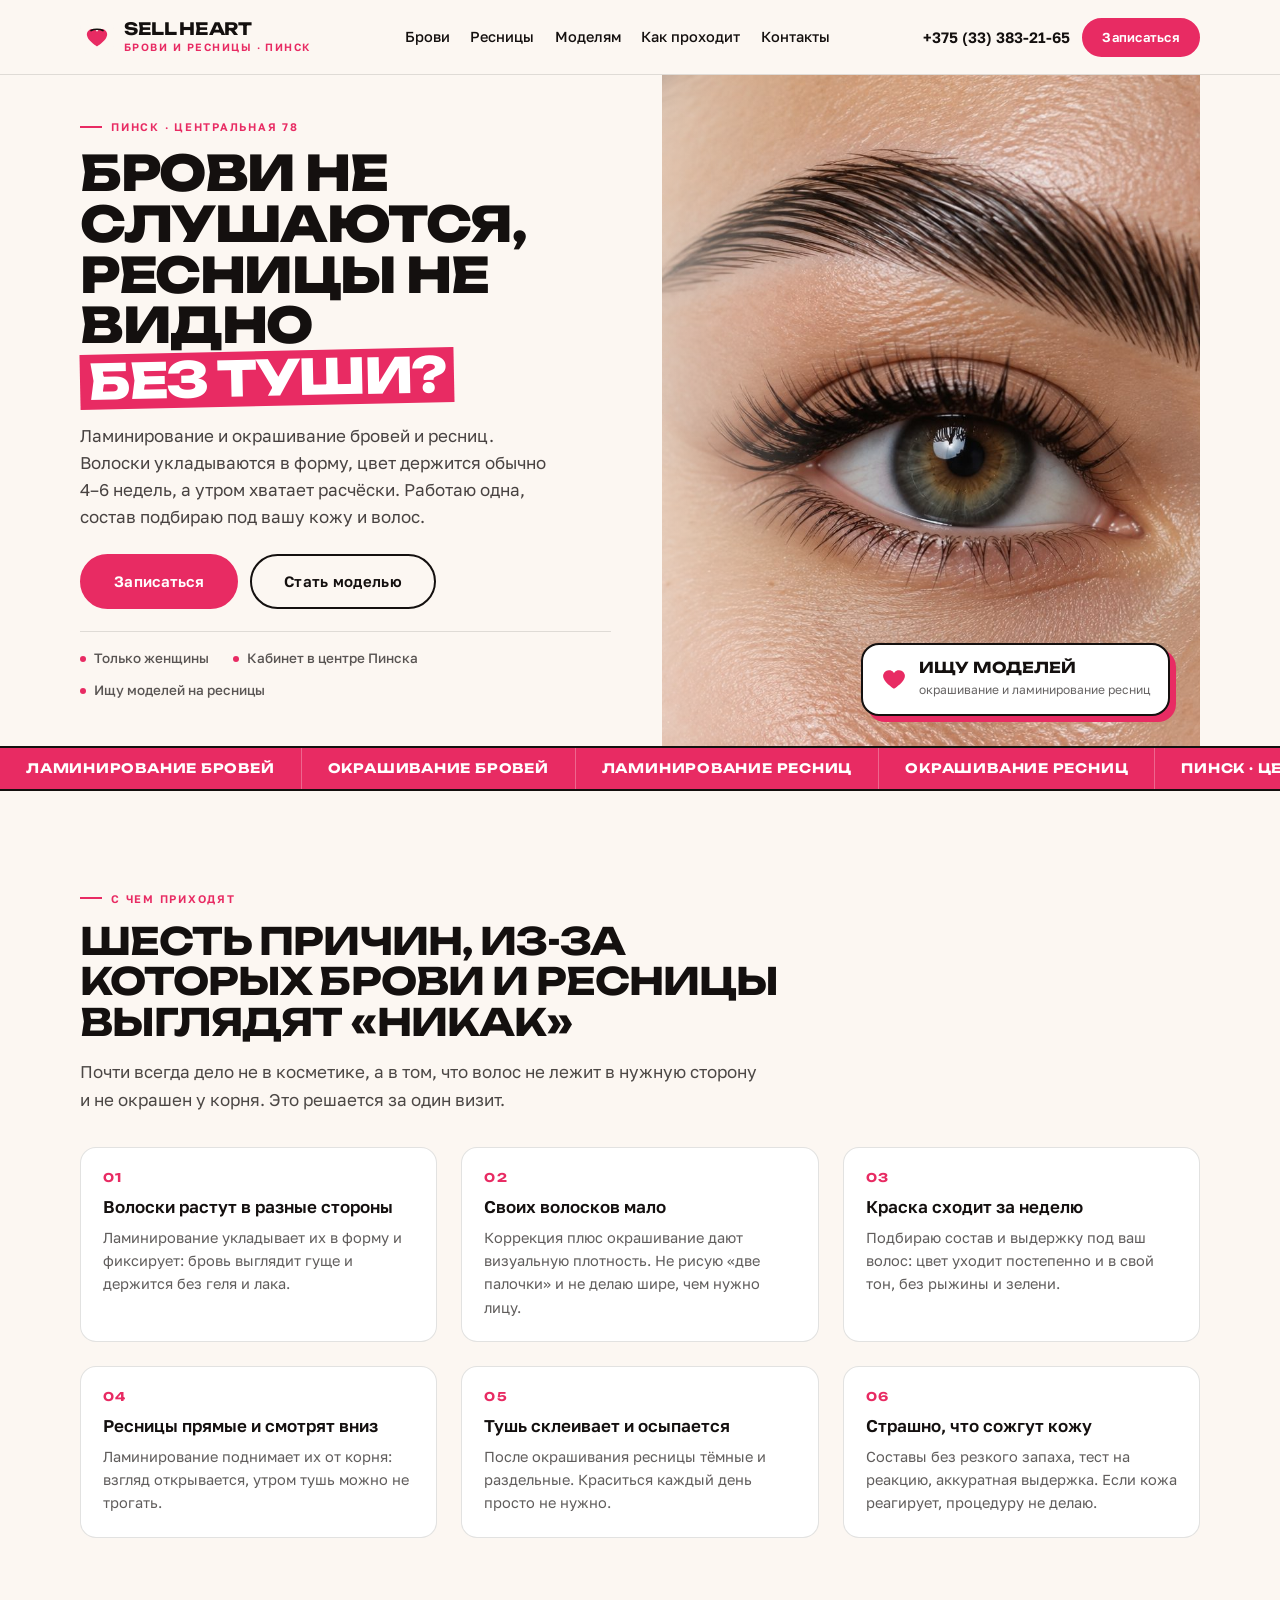
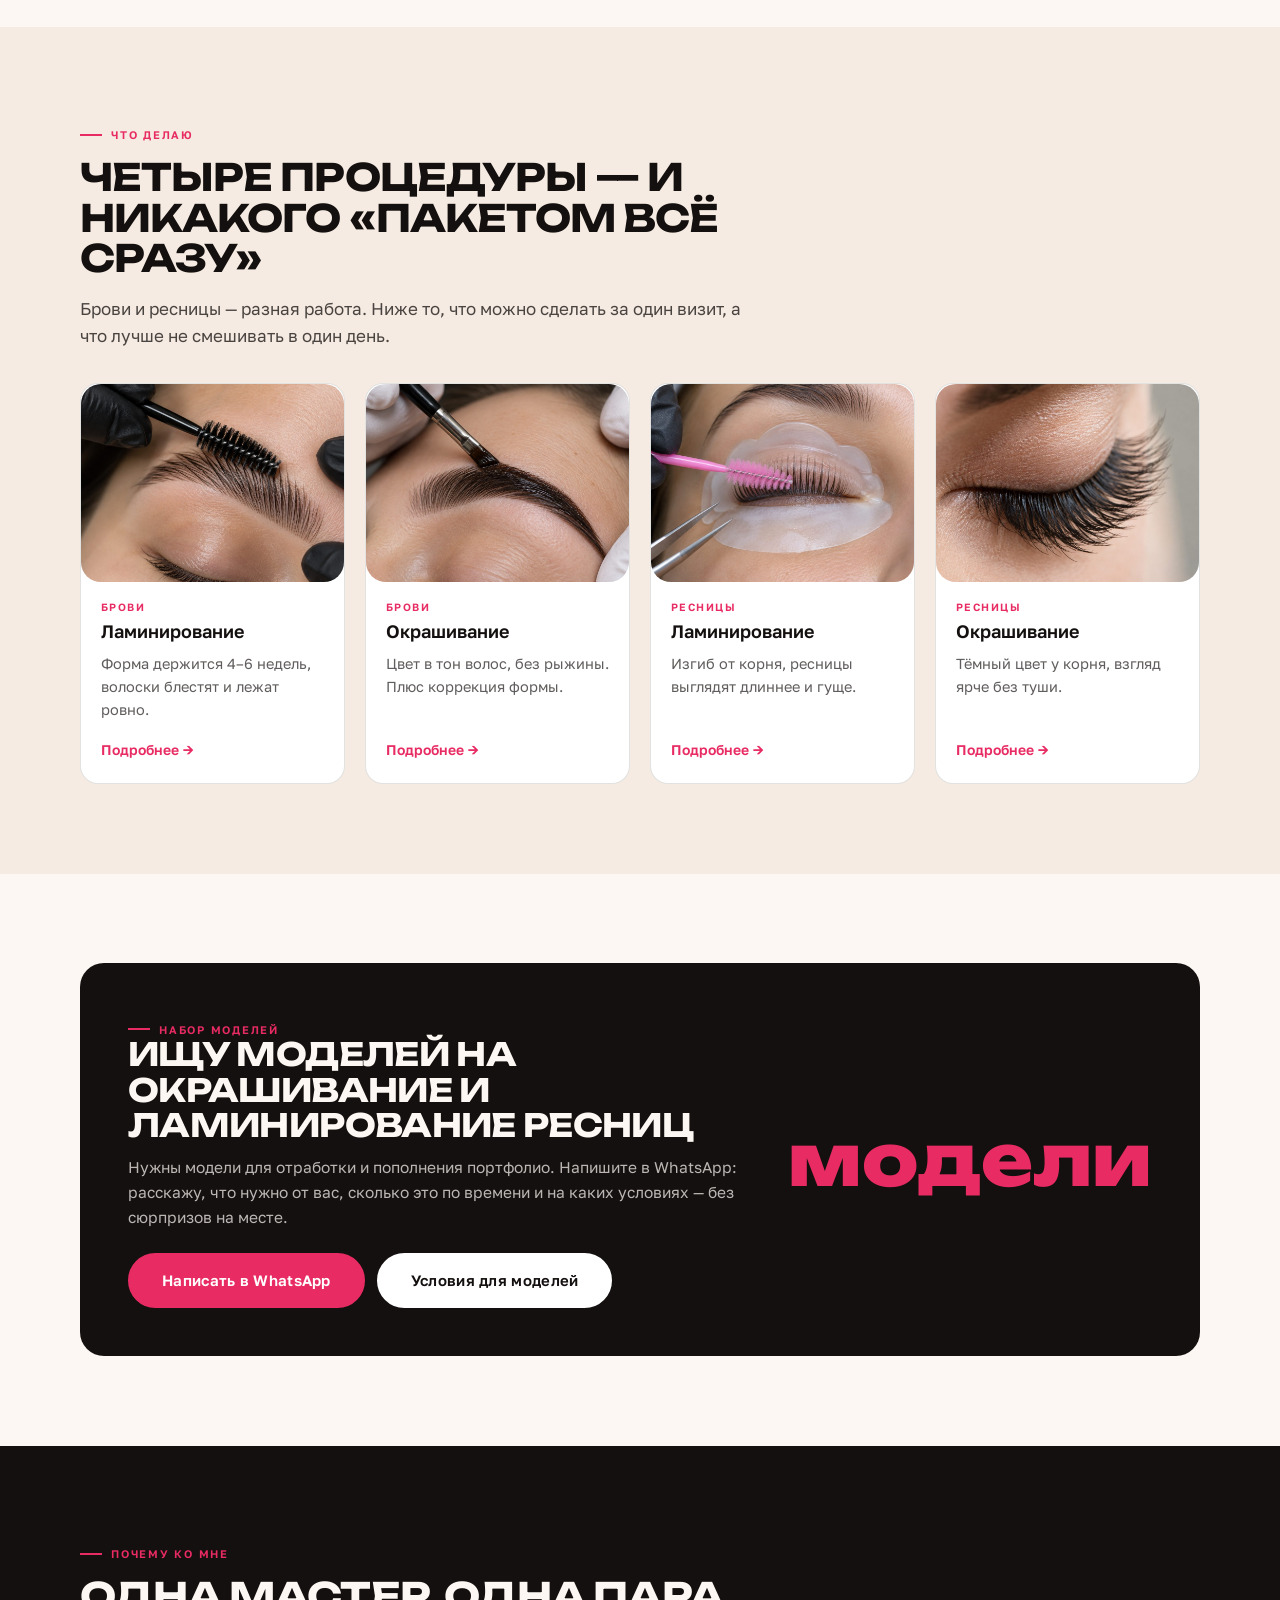
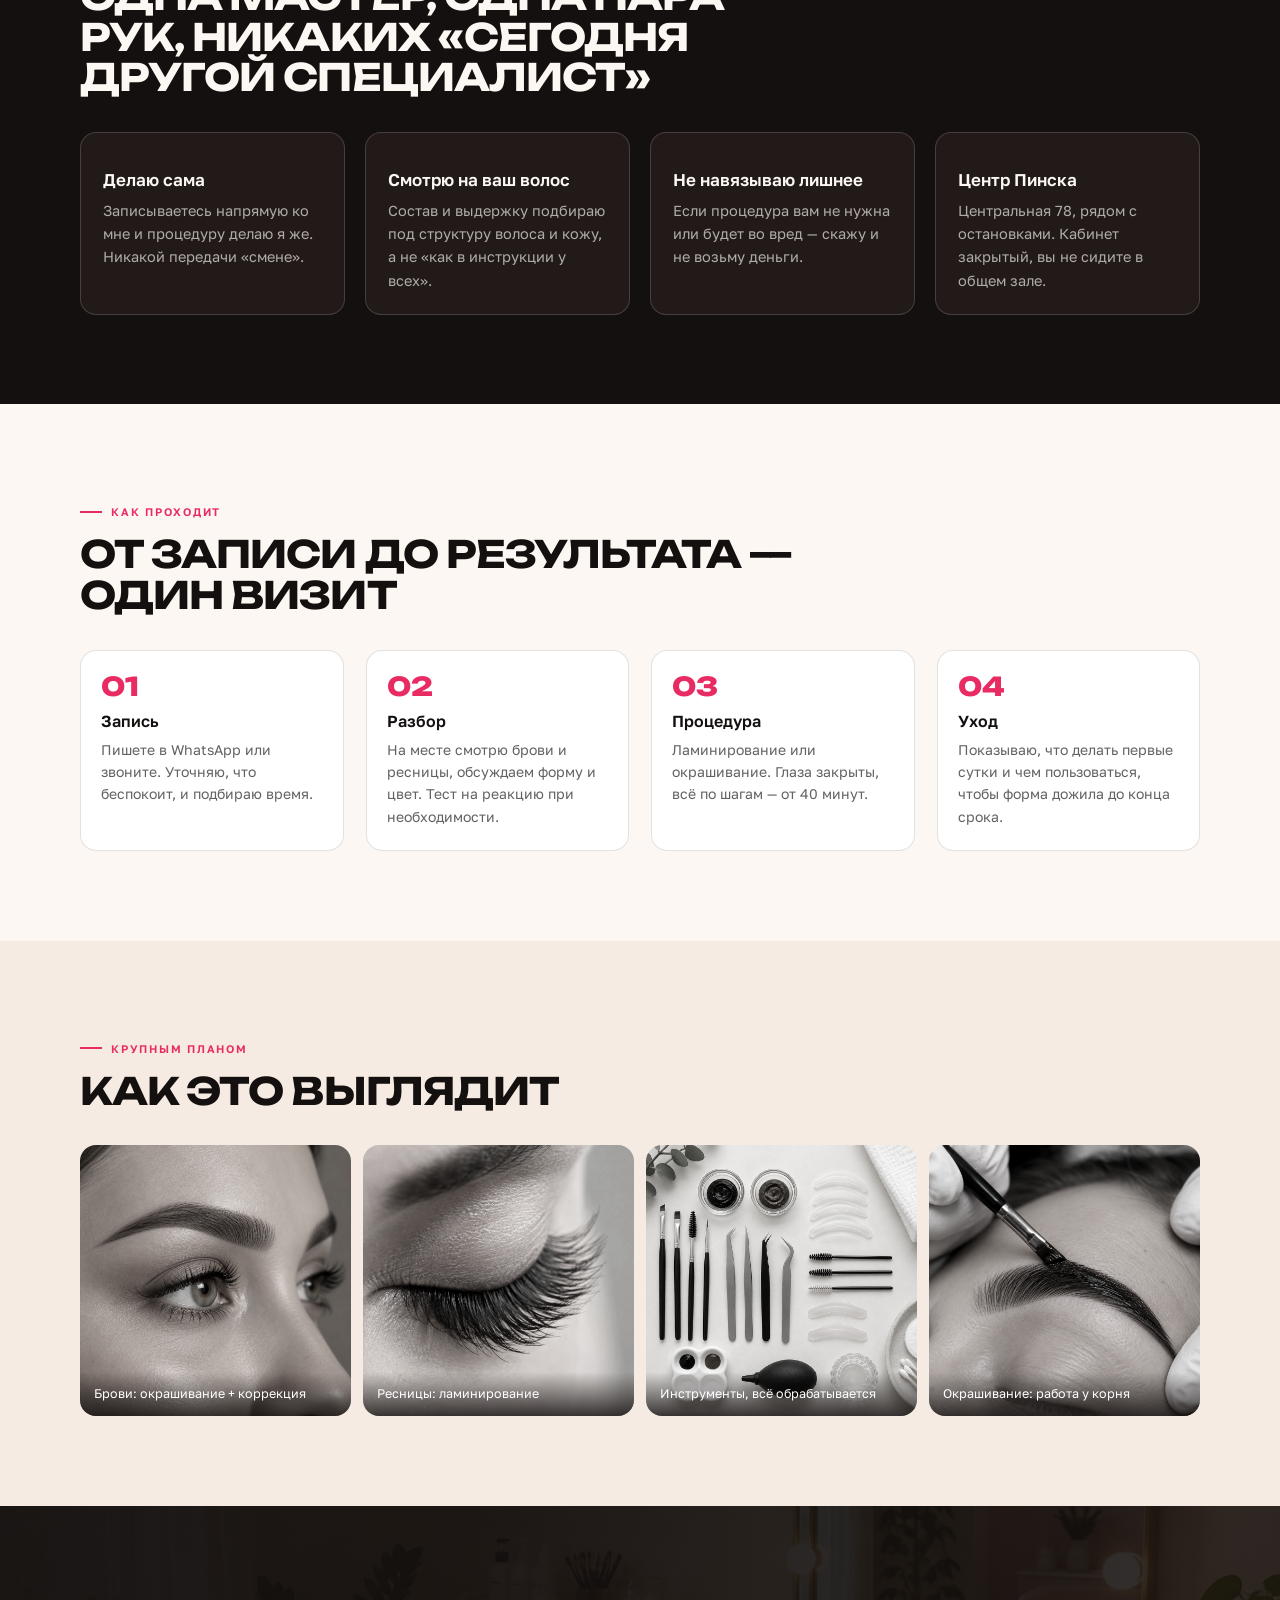
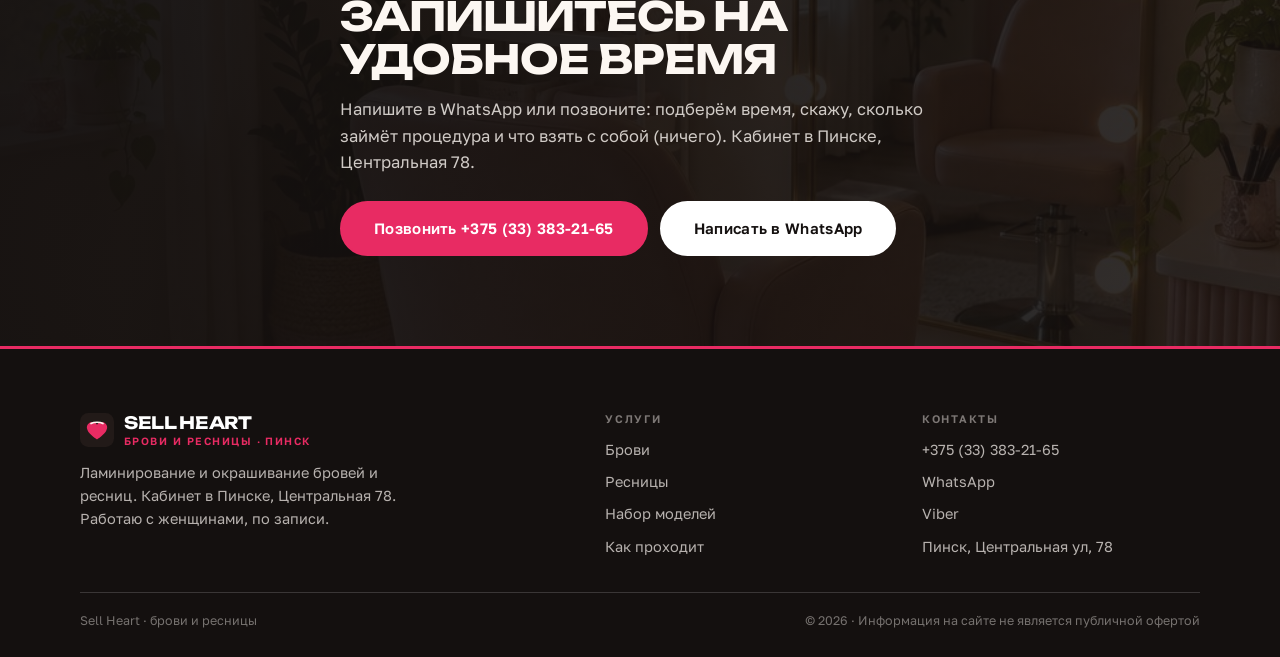
<file: index.html>
<!doctype html>
<html lang="ru">
<head>
<meta charset="utf-8">
<meta name="viewport" content="width=device-width, initial-scale=1">
<title>Sell Heart — ламинирование и окрашивание бровей и ресниц в Пинске</title>
<meta name="description" content="Ламинирование и окрашивание бровей и ресниц в Пинске, Центральная 78. Ищу моделей на ресницы. Запись по телефону +375 (33) 383-21-65.">
<meta property="og:title" content="Sell Heart — ламинирование и окрашивание бровей и ресниц в Пинске">
<meta property="og:description" content="Ламинирование и окрашивание бровей и ресниц в Пинске, Центральная 78. Ищу моделей на ресницы. Запись по телефону +375 (33) 383-21-65.">
<meta property="og:type" content="website">
<link rel="icon" href="assets/img/favicon.svg" type="image/svg+xml">
<link rel="stylesheet" href="assets/css/style.css?v=2">
</head>
<body>
<header class="site-head">
  <div class="wrap head-in">
    <a class="brand" href="index.html">
      <svg class="brand-mark" viewBox="0 0 40 40" aria-hidden="true">
        <rect width="40" height="40" rx="10" fill="#FCF7F2"/>
        <path d="M20 31s-9-5.6-11.1-10.8A6.2 6.2 0 0 1 20 13.7 6.2 6.2 0 0 1 31.1 20.2C29 25.4 20 31 20 31z" fill="#E82B63"/>
        <path d="M13 12.4c3.6-2 10.4-2 14 0" stroke="#14100F" stroke-width="2" stroke-linecap="round" fill="none"/>
      </svg>
      <span class="brand-txt"><b>Sell Heart</b><span>брови и ресницы · Пинск</span></span>
    </a>
    <nav class="nav" id="nav"><a href="brovi.html">Брови</a><a href="resnicy.html">Ресницы</a><a href="modeli.html">Моделям</a><a href="kak-prohodit.html">Как проходит</a><a href="kontakty.html">Контакты</a></nav>
    <div class="head-cta">
      <a class="head-phone" href="tel:+375333832165">+375 (33) 383-21-65</a>
      <a class="btn btn--sm" href="tel:+375333832165">Записаться</a>
      <button class="burger" id="burger" aria-label="Меню" aria-expanded="false"><span></span></button>
    </div>
  </div>
</header>
<section class="hero">
  <div class="wrap hero-in">
    <div class="hero-txt">
      <span class="kick">Пинск · Центральная 78</span>
      <h1>Брови не слушаются,<br>ресницы не видно <span class="hl">без туши?</span></h1>
      <p class="hero-sub">Ламинирование и окрашивание бровей и ресниц. Волоски укладываются в форму, цвет держится обычно 4–6 недель, а утром хватает расчёски. Работаю одна, состав подбираю под вашу кожу и волос.</p>
      <div class="btn-row">
        <a class="btn btn--lg" href="tel:+375333832165">Записаться</a>
        <a class="btn btn--lg btn--ghost" href="modeli.html">Стать моделью</a>
      </div>
      <div class="hero-facts">
        <span>Только женщины</span>
        <span>Кабинет в центре Пинска</span>
        <span>Ищу моделей на ресницы</span>
      </div>
    </div>
    <div class="hero-media">
      <img src="assets/img/hero-eye.jpg" alt="Ламинированные брови и окрашенные ресницы крупным планом" width="1024" height="1024">
      <div class="hero-badge"><svg viewBox="0 0 24 24" aria-hidden="true"><path d="M12 21s-7.5-4.7-9.3-9A5.2 5.2 0 0 1 12 6.5 5.2 5.2 0 0 1 21.3 12c-1.8 4.3-9.3 9-9.3 9z" fill="#E82B63"/></svg><div><b>Ищу моделей</b><span>окрашивание и ламинирование ресниц</span></div></div>
    </div>
  </div>
</section>

<div class="marquee"><div class="marquee-track"><span>Ламинирование бровей</span><span>Окрашивание бровей</span><span>Ламинирование ресниц</span><span>Окрашивание ресниц</span><span>Пинск · Центральная 78</span><span>Набор моделей</span><span>Ламинирование бровей</span><span>Окрашивание бровей</span><span>Ламинирование ресниц</span><span>Окрашивание ресниц</span><span>Пинск · Центральная 78</span><span>Набор моделей</span></div></div>

<section class="sec">
  <div class="wrap">
    <div class="sec-head rv">
      <span class="kick">С чем приходят</span>
      <h2 class="stitle">Шесть причин, из-за которых брови и ресницы выглядят «никак»</h2>
      <p class="lead">Почти всегда дело не в косметике, а в том, что волос не лежит в нужную сторону и не окрашен у корня. Это решается за один визит.</p>
    </div>
    <div class="g3 mt-l">
      <article class="sym rv"><div class="n">01</div><h3>Волоски растут в разные стороны</h3><p>Ламинирование укладывает их в форму и фиксирует: бровь выглядит гуще и держится без геля и лака.</p></article>
      <article class="sym rv"><div class="n">02</div><h3>Своих волосков мало</h3><p>Коррекция плюс окрашивание дают визуальную плотность. Не рисую «две палочки» и не делаю шире, чем нужно лицу.</p></article>
      <article class="sym rv"><div class="n">03</div><h3>Краска сходит за неделю</h3><p>Подбираю состав и выдержку под ваш волос: цвет уходит постепенно и в свой тон, без рыжины и зелени.</p></article>
      <article class="sym rv"><div class="n">04</div><h3>Ресницы прямые и смотрят вниз</h3><p>Ламинирование поднимает их от корня: взгляд открывается, утром тушь можно не трогать.</p></article>
      <article class="sym rv"><div class="n">05</div><h3>Тушь склеивает и осыпается</h3><p>После окрашивания ресницы тёмные и раздельные. Краситься каждый день просто не нужно.</p></article>
      <article class="sym rv"><div class="n">06</div><h3>Страшно, что сожгут кожу</h3><p>Составы без резкого запаха, тест на реакцию, аккуратная выдержка. Если кожа реагирует, процедуру не делаю.</p></article>
    </div>
  </div>
</section>

<section class="sec sec--paper">
  <div class="wrap">
    <div class="sec-head rv">
      <span class="kick">Что делаю</span>
      <h2 class="stitle">Четыре процедуры — и никакого «пакетом всё сразу»</h2>
      <p class="lead">Брови и ресницы — разная работа. Ниже то, что можно сделать за один визит, а что лучше не смешивать в один день.</p>
    </div>
    <div class="g4 mt-l">
      <article class="card rv">
        <div class="ph"><img src="assets/img/brow-comb.jpg" alt="Ламинирование бровей: волоски укладывают щёточкой" width="1024" height="1024" loading="lazy"></div>
        <div class="body"><span class="tag">Брови</span><h3>Ламинирование</h3><p>Форма держится 4–6 недель, волоски блестят и лежат ровно.</p><a class="more" href="brovi.html">Подробнее</a></div>
      </article>
      <article class="card rv">
        <div class="ph"><img src="assets/img/tint.jpg" alt="Окрашивание бровей кисточкой" width="1024" height="1024" loading="lazy"></div>
        <div class="body"><span class="tag">Брови</span><h3>Окрашивание</h3><p>Цвет в тон волос, без рыжины. Плюс коррекция формы.</p><a class="more" href="brovi.html">Подробнее</a></div>
      </article>
      <article class="card rv">
        <div class="ph"><img src="assets/img/lash-pads.jpg" alt="Ламинирование ресниц на силиконовых валиках" width="1024" height="1024" loading="lazy"></div>
        <div class="body"><span class="tag">Ресницы</span><h3>Ламинирование</h3><p>Изгиб от корня, ресницы выглядят длиннее и гуще.</p><a class="more" href="resnicy.html">Подробнее</a></div>
      </article>
      <article class="card rv">
        <div class="ph"><img src="assets/img/lash-macro.jpg" alt="Окрашенные ресницы крупным планом" width="1024" height="1024" loading="lazy"></div>
        <div class="body"><span class="tag">Ресницы</span><h3>Окрашивание</h3><p>Тёмный цвет у корня, взгляд ярче без туши.</p><a class="more" href="resnicy.html">Подробнее</a></div>
      </article>
    </div>
  </div>
</section>

<section class="sec">
  <div class="wrap">
    <div class="band rv">
      <div>
        <span class="kick">Набор моделей</span>
        <h2>Ищу моделей на окрашивание и ламинирование ресниц</h2>
        <p>Нужны модели для отработки и пополнения портфолио. Напишите в WhatsApp: расскажу, что нужно от вас, сколько это по времени и на каких условиях — без сюрпризов на месте.</p>
        <div class="btn-row"><a class="btn btn--lg" href="https://wa.me/375333832165">Написать в WhatsApp</a><a class="btn btn--lg btn--light" href="modeli.html">Условия для моделей</a></div>
      </div>
      <div class="big">модели</div>
    </div>
  </div>
</section>

<section class="sec sec--ink">
  <div class="wrap">
    <div class="sec-head rv">
      <span class="kick">Почему ко мне</span>
      <h2 class="stitle">Одна мастер, одна пара рук, никаких «сегодня другой специалист»</h2>
    </div>
    <div class="g4 mt-l">
      <article class="sym rv"><h3>Делаю сама</h3><p>Записываетесь напрямую ко мне и процедуру делаю я же. Никакой передачи «смене».</p></article>
      <article class="sym rv"><h3>Смотрю на ваш волос</h3><p>Состав и выдержку подбираю под структуру волоса и кожу, а не «как в инструкции у всех».</p></article>
      <article class="sym rv"><h3>Не навязываю лишнее</h3><p>Если процедура вам не нужна или будет во вред — скажу и не возьму деньги.</p></article>
      <article class="sym rv"><h3>Центр Пинска</h3><p>Центральная 78, рядом с остановками. Кабинет закрытый, вы не сидите в общем зале.</p></article>
    </div>
  </div>
</section>

<section class="sec">
  <div class="wrap">
    <div class="sec-head rv">
      <span class="kick">Как проходит</span>
      <h2 class="stitle">От записи до результата — один визит</h2>
    </div>
    <div class="steps">
      <div class="step rv"><div class="n">01</div><h3>Запись</h3><p>Пишете в WhatsApp или звоните. Уточняю, что беспокоит, и подбираю время.</p></div>
      <div class="step rv"><div class="n">02</div><h3>Разбор</h3><p>На месте смотрю брови и ресницы, обсуждаем форму и цвет. Тест на реакцию при необходимости.</p></div>
      <div class="step rv"><div class="n">03</div><h3>Процедура</h3><p>Ламинирование или окрашивание. Глаза закрыты, всё по шагам — от 40 минут.</p></div>
      <div class="step rv"><div class="n">04</div><h3>Уход</h3><p>Показываю, что делать первые сутки и чем пользоваться, чтобы форма дожила до конца срока.</p></div>
    </div>
  </div>
</section>

<section class="sec sec--paper">
  <div class="wrap">
    <div class="sec-head rv">
      <span class="kick">Крупным планом</span>
      <h2 class="stitle">Как это выглядит</h2>
    </div>
    <div class="gal mt-l">
      <figure class="rv"><img src="assets/img/brow-side.jpg" alt="Оформленные брови" width="1024" height="1024" loading="lazy"><figcaption>Брови: окрашивание + коррекция</figcaption></figure>
      <figure class="rv"><img src="assets/img/lash-macro.jpg" alt="Ресницы после ламинирования" width="1024" height="1024" loading="lazy"><figcaption>Ресницы: ламинирование</figcaption></figure>
      <figure class="rv"><img src="assets/img/tools.jpg" alt="Инструменты для бровей и ресниц" width="1024" height="1024" loading="lazy"><figcaption>Инструменты, всё обрабатывается</figcaption></figure>
      <figure class="rv"><img src="assets/img/tint.jpg" alt="Нанесение краски на брови" width="1024" height="1024" loading="lazy"><figcaption>Окрашивание: работа у корня</figcaption></figure>
    </div>
  </div>
</section>
<section class="cta">
  <div class="bg"><img src="assets/img/studio.jpg" alt="Кабинет Sell Heart в Пинске" width="1024" height="1024" loading="lazy"></div>
  <div class="wrap cta-in">
    <h2>Запишитесь на удобное время</h2>
    <p>Напишите в WhatsApp или позвоните: подберём время, скажу, сколько займёт процедура и что взять с собой (ничего). Кабинет в Пинске, Центральная 78.</p>
    <div class="btn-row">
      <a class="btn btn--lg" href="tel:+375333832165">Позвонить +375 (33) 383-21-65</a>
      <a class="btn btn--lg btn--light" href="https://wa.me/375333832165">Написать в WhatsApp</a>
    </div>
  </div>
</section>
<footer class="site-foot">
  <div class="wrap">
    <div class="foot-grid">
      <div>
        <a class="brand" href="index.html">
          <svg class="brand-mark" viewBox="0 0 40 40" aria-hidden="true">
            <rect width="40" height="40" rx="10" fill="#221A18"/>
            <path d="M20 31s-9-5.6-11.1-10.8A6.2 6.2 0 0 1 20 13.7 6.2 6.2 0 0 1 31.1 20.2C29 25.4 20 31 20 31z" fill="#E82B63"/>
            <path d="M13 12.4c3.6-2 10.4-2 14 0" stroke="#FCF7F2" stroke-width="2" stroke-linecap="round" fill="none"/>
          </svg>
          <span class="brand-txt"><b>Sell Heart</b><span>брови и ресницы · Пинск</span></span>
        </a>
        <p class="foot-about">Ламинирование и окрашивание бровей и ресниц. Кабинет в Пинске, Центральная 78. Работаю с женщинами, по записи.</p>
      </div>
      <div>
        <h4>Услуги</h4>
        <div class="foot-links">
          <a href="brovi.html">Брови</a>
          <a href="resnicy.html">Ресницы</a>
          <a href="modeli.html">Набор моделей</a>
          <a href="kak-prohodit.html">Как проходит</a>
        </div>
      </div>
      <div>
        <h4>Контакты</h4>
        <div class="foot-links">
          <a href="tel:+375333832165">+375 (33) 383-21-65</a>
          <a href="https://wa.me/375333832165">WhatsApp</a>
          <a href="viber://chat?number=%2B375333832165">Viber</a>
          <a href="kontakty.html">Пинск, Центральная ул, 78</a>
        </div>
      </div>
    </div>
    <div class="foot-bottom">
      <span>Sell Heart · брови и ресницы</span>
      <span>© <span data-year>2026</span> · Информация на сайте не является публичной офертой</span>
    </div>
  </div>
</footer>
<script src="assets/js/app.js?v=1"></script>
</body>
</html>
</file>
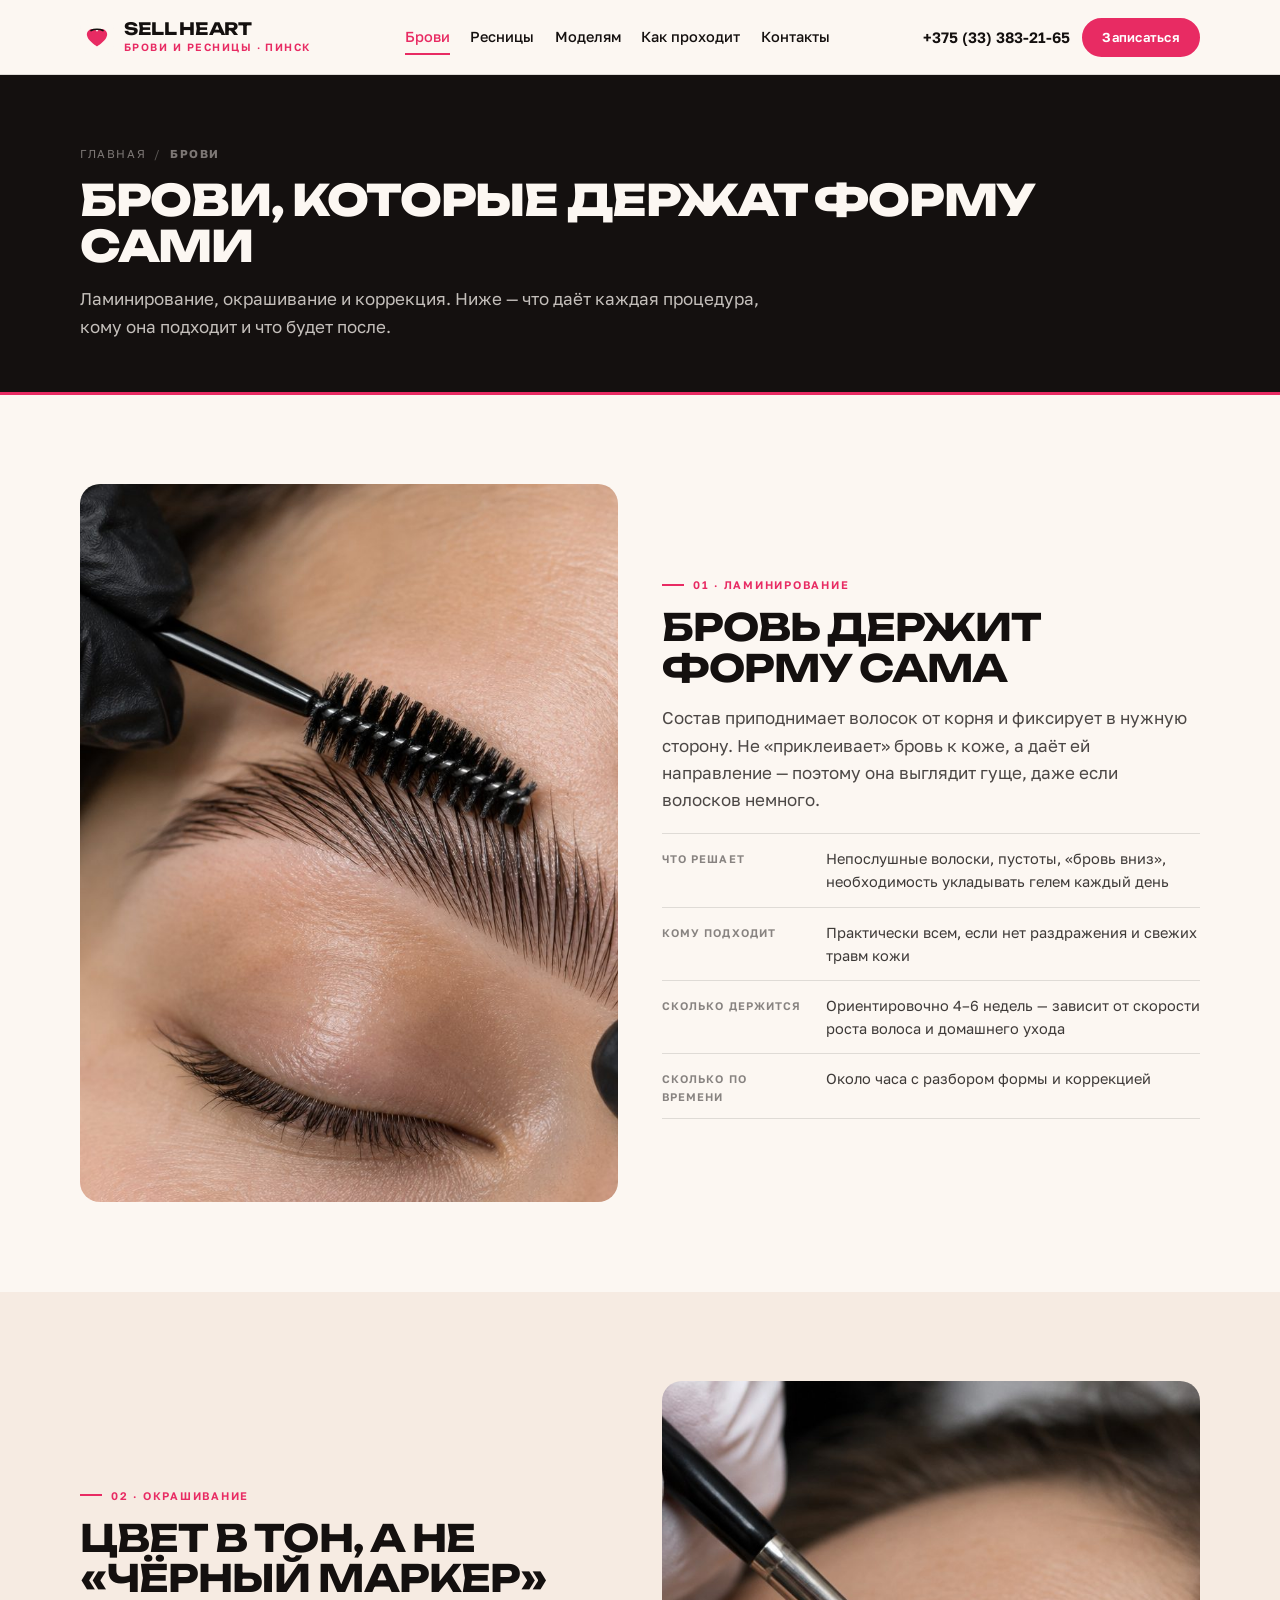
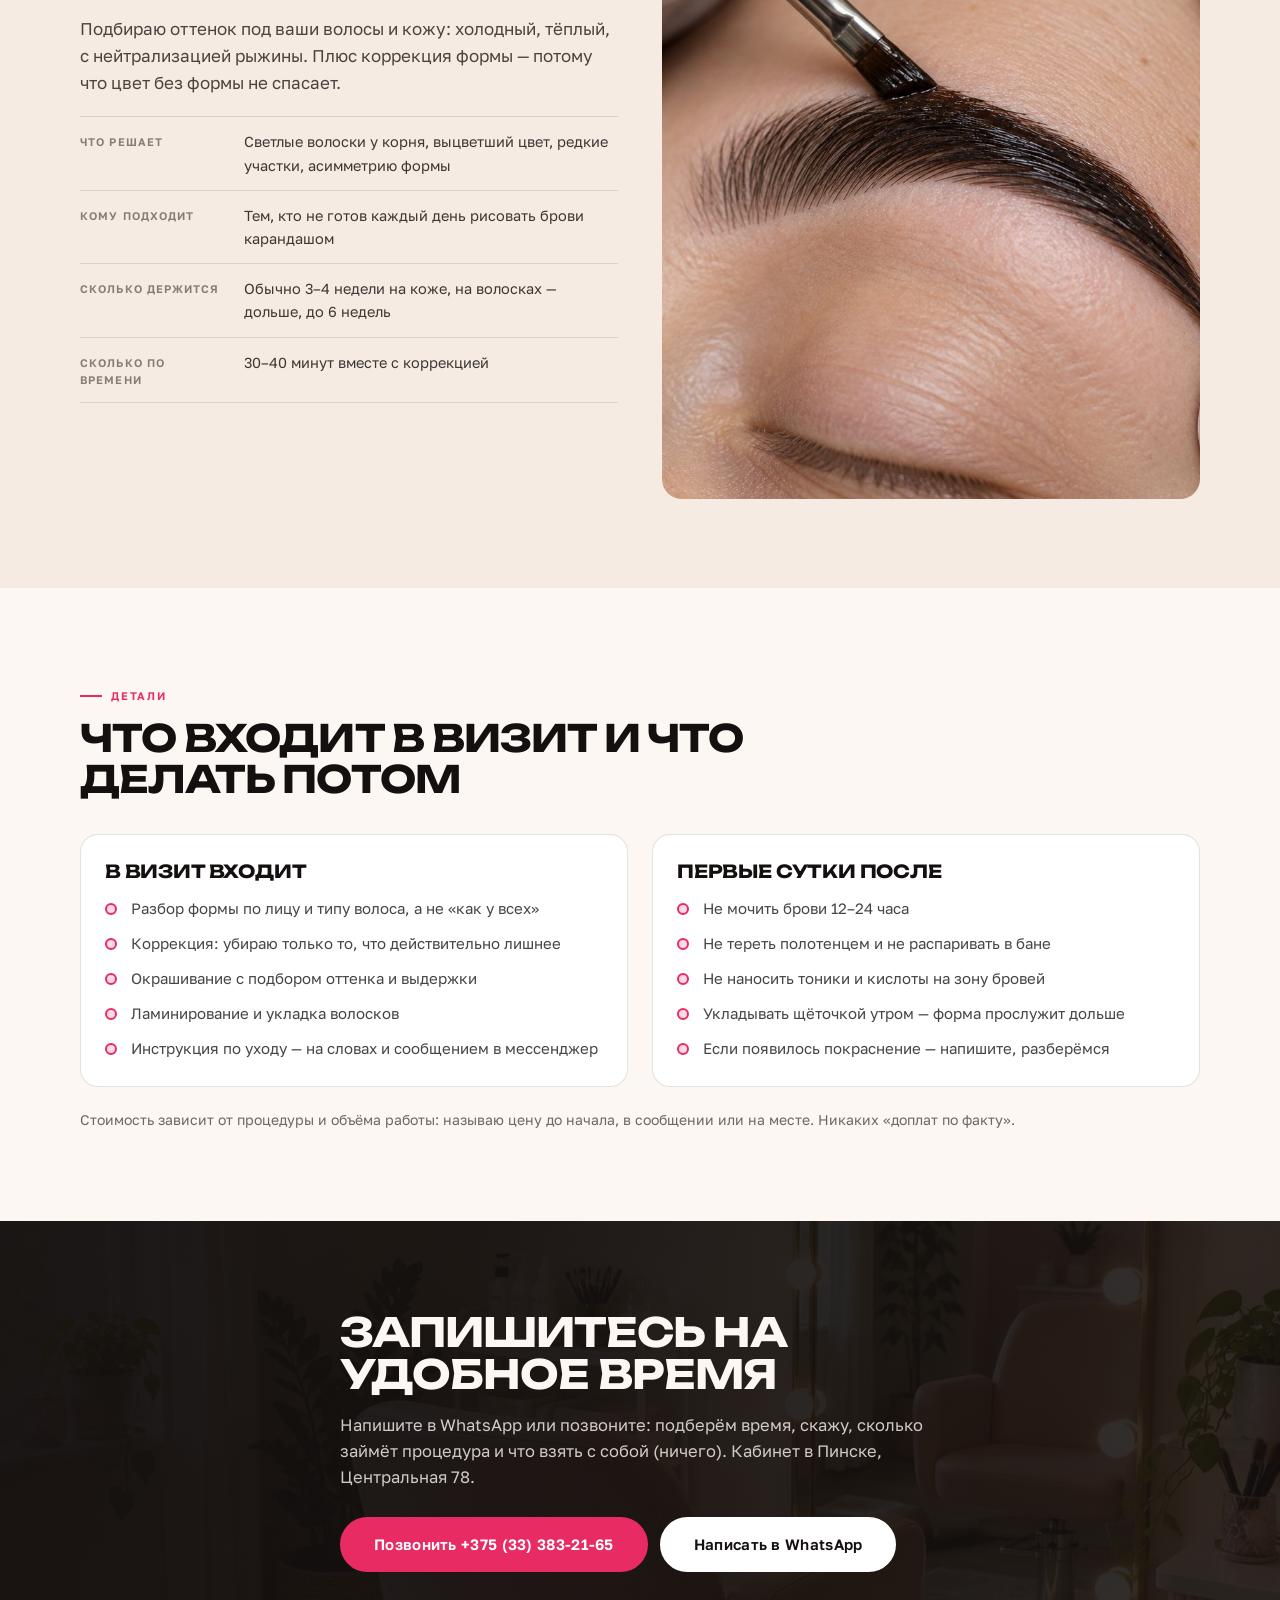
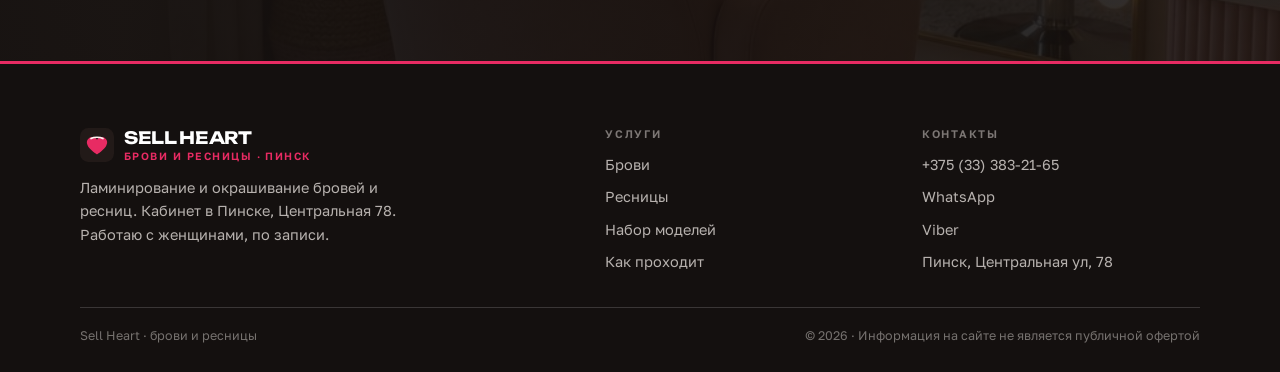
<file: brovi.html>
<!doctype html>
<html lang="ru">
<head>
<meta charset="utf-8">
<meta name="viewport" content="width=device-width, initial-scale=1">
<title>Брови в Пинске — ламинирование, окрашивание, коррекция | Sell Heart</title>
<meta name="description" content="Ламинирование и окрашивание бровей в Пинске, Центральная 78. Форма, цвет, коррекция. Запись: +375 (33) 383-21-65.">
<meta property="og:title" content="Брови в Пинске — ламинирование, окрашивание, коррекция | Sell Heart">
<meta property="og:description" content="Ламинирование и окрашивание бровей в Пинске, Центральная 78. Форма, цвет, коррекция. Запись: +375 (33) 383-21-65.">
<meta property="og:type" content="website">
<link rel="icon" href="assets/img/favicon.svg" type="image/svg+xml">
<link rel="stylesheet" href="assets/css/style.css?v=2">
</head>
<body>
<header class="site-head">
  <div class="wrap head-in">
    <a class="brand" href="index.html">
      <svg class="brand-mark" viewBox="0 0 40 40" aria-hidden="true">
        <rect width="40" height="40" rx="10" fill="#FCF7F2"/>
        <path d="M20 31s-9-5.6-11.1-10.8A6.2 6.2 0 0 1 20 13.7 6.2 6.2 0 0 1 31.1 20.2C29 25.4 20 31 20 31z" fill="#E82B63"/>
        <path d="M13 12.4c3.6-2 10.4-2 14 0" stroke="#14100F" stroke-width="2" stroke-linecap="round" fill="none"/>
      </svg>
      <span class="brand-txt"><b>Sell Heart</b><span>брови и ресницы · Пинск</span></span>
    </a>
    <nav class="nav" id="nav"><a href="brovi.html" class="is-active">Брови</a><a href="resnicy.html">Ресницы</a><a href="modeli.html">Моделям</a><a href="kak-prohodit.html">Как проходит</a><a href="kontakty.html">Контакты</a></nav>
    <div class="head-cta">
      <a class="head-phone" href="tel:+375333832165">+375 (33) 383-21-65</a>
      <a class="btn btn--sm" href="tel:+375333832165">Записаться</a>
      <button class="burger" id="burger" aria-label="Меню" aria-expanded="false"><span></span></button>
    </div>
  </div>
</header>
<section class="page-head">
  <div class="wrap">
    <div class="crumbs"><a href="index.html">Главная</a><span>/</span><b>Брови</b></div>
    <h1>Брови, которые держат форму сами</h1>
    <p class="lead mt-m">Ламинирование, окрашивание и коррекция. Ниже — что даёт каждая процедура, кому она подходит и что будет после.</p>
  </div>
</section>
<section class="sec">
  <div class="wrap split">
    <div class="ph ph--tall rv"><img src="assets/img/brow-comb.jpg" alt="Ламинирование бровей: мастер укладывает волоски щёточкой" width="1024" height="1024"></div>
    <div class="rv">
      <span class="kick">01 · Ламинирование</span>
      <h2 class="stitle mt-s">Бровь держит форму сама</h2>
      <p class="lead">Состав приподнимает волосок от корня и фиксирует в нужную сторону. Не «приклеивает» бровь к коже, а даёт ей направление — поэтому она выглядит гуще, даже если волосков немного.</p>
      <div class="rows">
        <div class="row"><div class="t">Что решает</div><div class="d">Непослушные волоски, пустоты, «бровь вниз», необходимость укладывать гелем каждый день</div></div>
        <div class="row"><div class="t">Кому подходит</div><div class="d">Практически всем, если нет раздражения и свежих травм кожи</div></div>
        <div class="row"><div class="t">Сколько держится</div><div class="d">Ориентировочно 4–6 недель — зависит от скорости роста волоса и домашнего ухода</div></div>
        <div class="row"><div class="t">Сколько по времени</div><div class="d">Около часа с разбором формы и коррекцией</div></div>
      </div>
    </div>
  </div>
</section>

<section class="sec sec--paper">
  <div class="wrap split split--rev">
    <div class="ph ph--tall rv"><img src="assets/img/tint.jpg" alt="Окрашивание брови кисточкой" width="1024" height="1024" loading="lazy"></div>
    <div class="rv">
      <span class="kick">02 · Окрашивание</span>
      <h2 class="stitle mt-s">Цвет в тон, а не «чёрный маркер»</h2>
      <p class="lead">Подбираю оттенок под ваши волосы и кожу: холодный, тёплый, с нейтрализацией рыжины. Плюс коррекция формы — потому что цвет без формы не спасает.</p>
      <div class="rows">
        <div class="row"><div class="t">Что решает</div><div class="d">Светлые волоски у корня, выцветший цвет, редкие участки, асимметрию формы</div></div>
        <div class="row"><div class="t">Кому подходит</div><div class="d">Тем, кто не готов каждый день рисовать брови карандашом</div></div>
        <div class="row"><div class="t">Сколько держится</div><div class="d">Обычно 3–4 недели на коже, на волосках — дольше, до 6 недель</div></div>
        <div class="row"><div class="t">Сколько по времени</div><div class="d">30–40 минут вместе с коррекцией</div></div>
      </div>
    </div>
  </div>
</section>

<section class="sec">
  <div class="wrap">
    <div class="sec-head rv">
      <span class="kick">Детали</span>
      <h2 class="stitle">Что входит в визит и что делать потом</h2>
    </div>
    <div class="g2 mt-l">
      <div class="list-card rv">
        <h3>В визит входит</h3>
        <ul>
          <li>Разбор формы по лицу и типу волоса, а не «как у всех»</li>
          <li>Коррекция: убираю только то, что действительно лишнее</li>
          <li>Окрашивание с подбором оттенка и выдержки</li>
          <li>Ламинирование и укладка волосков</li>
          <li>Инструкция по уходу — на словах и сообщением в мессенджер</li>
        </ul>
      </div>
      <div class="list-card rv">
        <h3>Первые сутки после</h3>
        <ul>
          <li>Не мочить брови 12–24 часа</li>
          <li>Не тереть полотенцем и не распаривать в бане</li>
          <li>Не наносить тоники и кислоты на зону бровей</li>
          <li>Укладывать щёточкой утром — форма прослужит дольше</li>
          <li>Если появилось покраснение — напишите, разберёмся</li>
        </ul>
      </div>
    </div>
    <p class="small mt-m">Стоимость зависит от процедуры и объёма работы: называю цену до начала, в сообщении или на месте. Никаких «доплат по факту».</p>
  </div>
</section>
<section class="cta">
  <div class="bg"><img src="assets/img/studio.jpg" alt="Кабинет Sell Heart в Пинске" width="1024" height="1024" loading="lazy"></div>
  <div class="wrap cta-in">
    <h2>Запишитесь на удобное время</h2>
    <p>Напишите в WhatsApp или позвоните: подберём время, скажу, сколько займёт процедура и что взять с собой (ничего). Кабинет в Пинске, Центральная 78.</p>
    <div class="btn-row">
      <a class="btn btn--lg" href="tel:+375333832165">Позвонить +375 (33) 383-21-65</a>
      <a class="btn btn--lg btn--light" href="https://wa.me/375333832165">Написать в WhatsApp</a>
    </div>
  </div>
</section>
<footer class="site-foot">
  <div class="wrap">
    <div class="foot-grid">
      <div>
        <a class="brand" href="index.html">
          <svg class="brand-mark" viewBox="0 0 40 40" aria-hidden="true">
            <rect width="40" height="40" rx="10" fill="#221A18"/>
            <path d="M20 31s-9-5.6-11.1-10.8A6.2 6.2 0 0 1 20 13.7 6.2 6.2 0 0 1 31.1 20.2C29 25.4 20 31 20 31z" fill="#E82B63"/>
            <path d="M13 12.4c3.6-2 10.4-2 14 0" stroke="#FCF7F2" stroke-width="2" stroke-linecap="round" fill="none"/>
          </svg>
          <span class="brand-txt"><b>Sell Heart</b><span>брови и ресницы · Пинск</span></span>
        </a>
        <p class="foot-about">Ламинирование и окрашивание бровей и ресниц. Кабинет в Пинске, Центральная 78. Работаю с женщинами, по записи.</p>
      </div>
      <div>
        <h4>Услуги</h4>
        <div class="foot-links">
          <a href="brovi.html">Брови</a>
          <a href="resnicy.html">Ресницы</a>
          <a href="modeli.html">Набор моделей</a>
          <a href="kak-prohodit.html">Как проходит</a>
        </div>
      </div>
      <div>
        <h4>Контакты</h4>
        <div class="foot-links">
          <a href="tel:+375333832165">+375 (33) 383-21-65</a>
          <a href="https://wa.me/375333832165">WhatsApp</a>
          <a href="viber://chat?number=%2B375333832165">Viber</a>
          <a href="kontakty.html">Пинск, Центральная ул, 78</a>
        </div>
      </div>
    </div>
    <div class="foot-bottom">
      <span>Sell Heart · брови и ресницы</span>
      <span>© <span data-year>2026</span> · Информация на сайте не является публичной офертой</span>
    </div>
  </div>
</footer>
<script src="assets/js/app.js?v=1"></script>
</body>
</html>
</file>
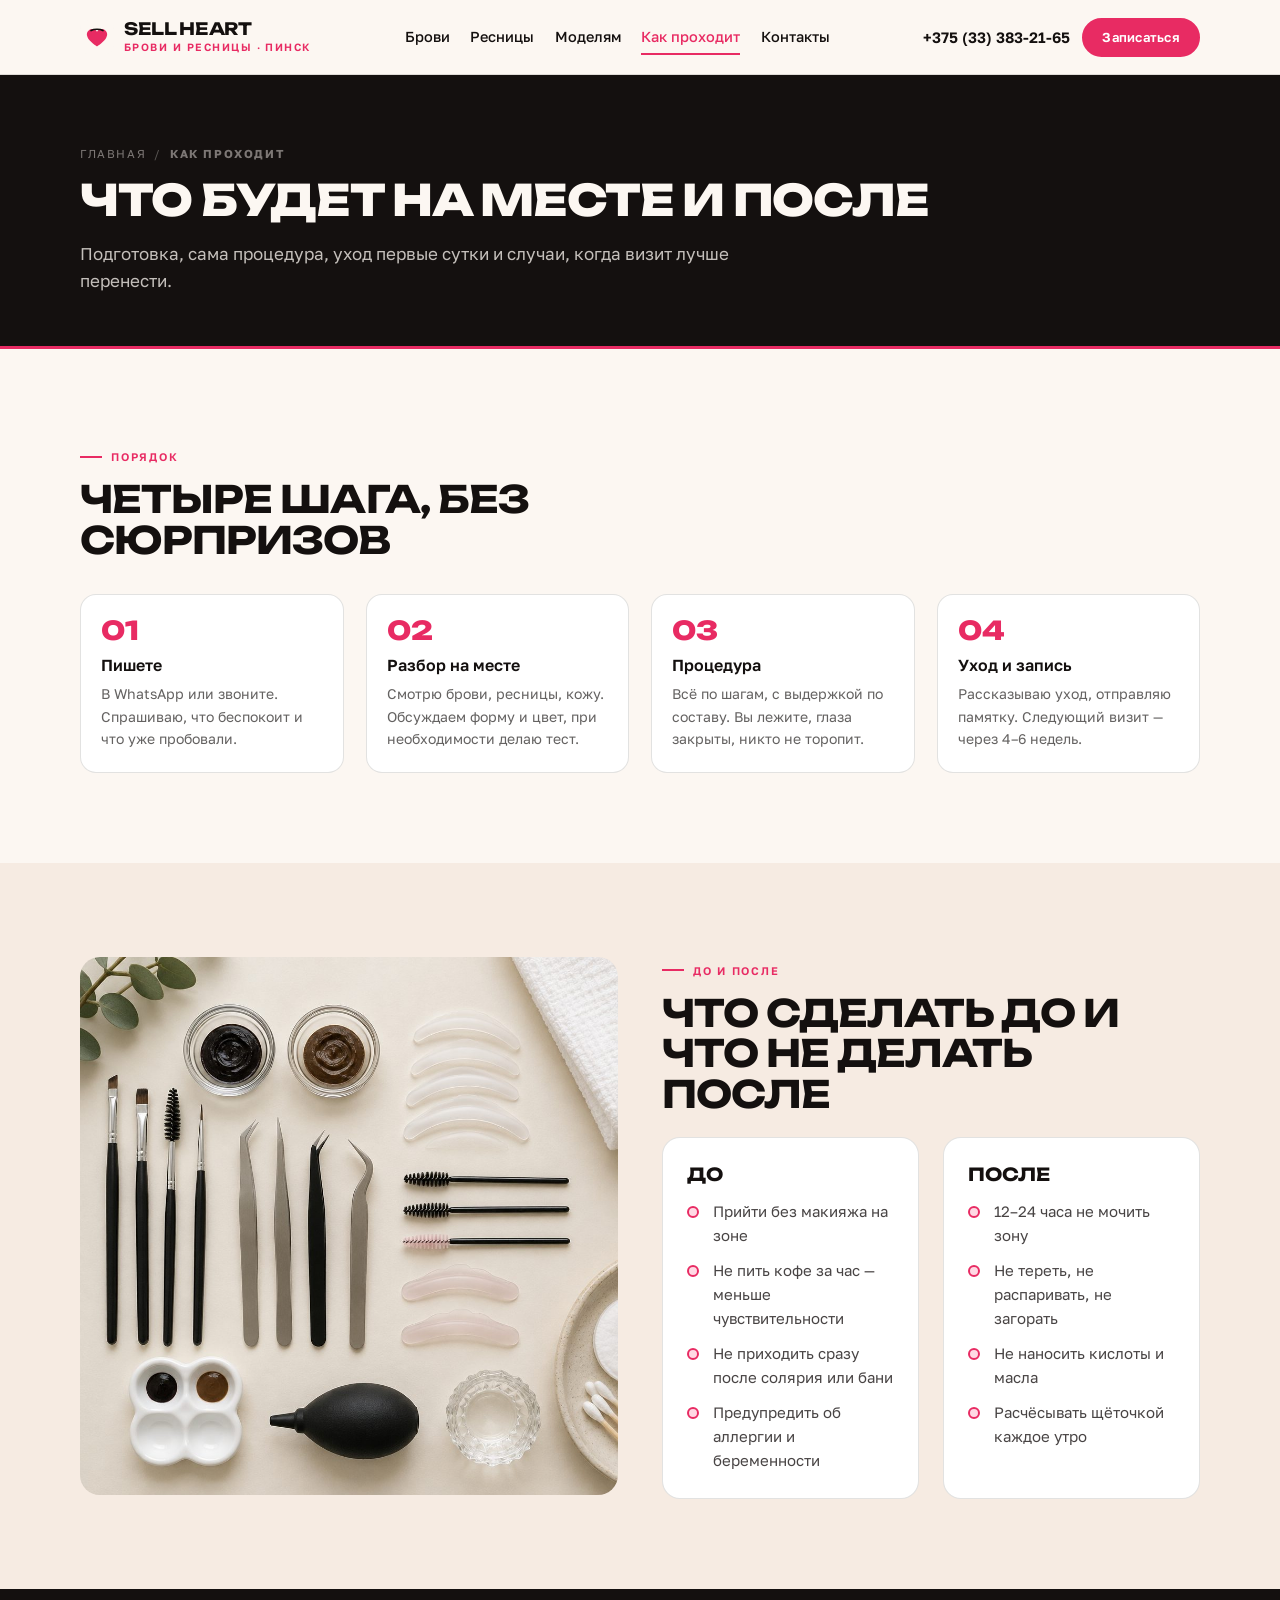
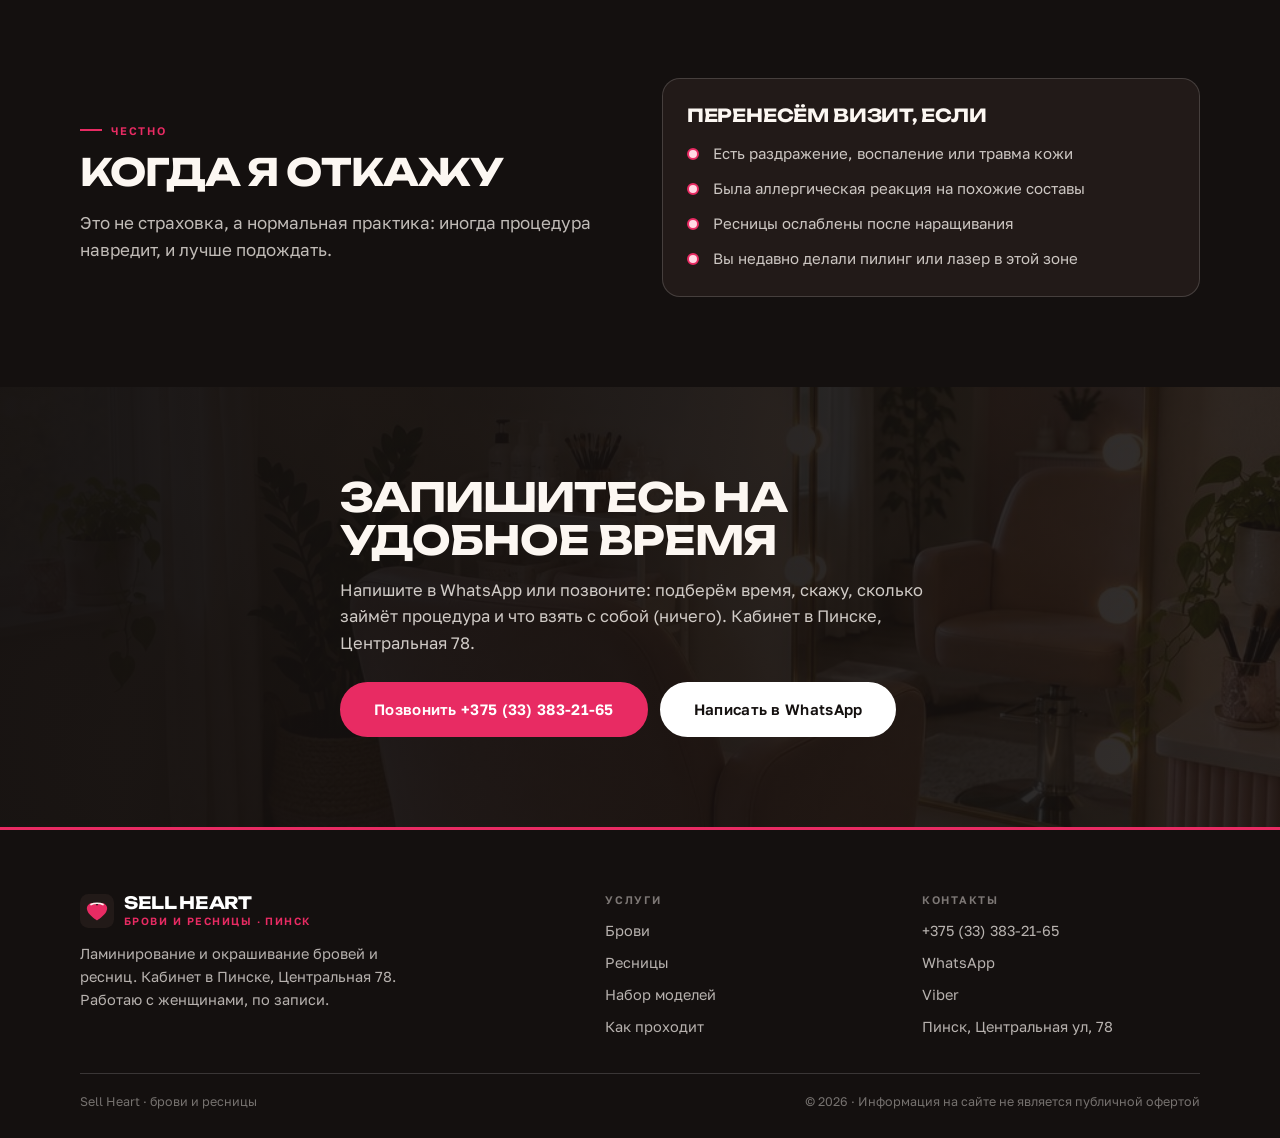
<file: kak-prohodit.html>
<!doctype html>
<html lang="ru">
<head>
<meta charset="utf-8">
<meta name="viewport" content="width=device-width, initial-scale=1">
<title>Как проходит процедура — Sell Heart, Пинск</title>
<meta name="description" content="Как проходит ламинирование и окрашивание бровей и ресниц в Пинске: подготовка, сама процедура, уход и противопоказания.">
<meta property="og:title" content="Как проходит процедура — Sell Heart, Пинск">
<meta property="og:description" content="Как проходит ламинирование и окрашивание бровей и ресниц в Пинске: подготовка, сама процедура, уход и противопоказания.">
<meta property="og:type" content="website">
<link rel="icon" href="assets/img/favicon.svg" type="image/svg+xml">
<link rel="stylesheet" href="assets/css/style.css?v=2">
</head>
<body>
<header class="site-head">
  <div class="wrap head-in">
    <a class="brand" href="index.html">
      <svg class="brand-mark" viewBox="0 0 40 40" aria-hidden="true">
        <rect width="40" height="40" rx="10" fill="#FCF7F2"/>
        <path d="M20 31s-9-5.6-11.1-10.8A6.2 6.2 0 0 1 20 13.7 6.2 6.2 0 0 1 31.1 20.2C29 25.4 20 31 20 31z" fill="#E82B63"/>
        <path d="M13 12.4c3.6-2 10.4-2 14 0" stroke="#14100F" stroke-width="2" stroke-linecap="round" fill="none"/>
      </svg>
      <span class="brand-txt"><b>Sell Heart</b><span>брови и ресницы · Пинск</span></span>
    </a>
    <nav class="nav" id="nav"><a href="brovi.html">Брови</a><a href="resnicy.html">Ресницы</a><a href="modeli.html">Моделям</a><a href="kak-prohodit.html" class="is-active">Как проходит</a><a href="kontakty.html">Контакты</a></nav>
    <div class="head-cta">
      <a class="head-phone" href="tel:+375333832165">+375 (33) 383-21-65</a>
      <a class="btn btn--sm" href="tel:+375333832165">Записаться</a>
      <button class="burger" id="burger" aria-label="Меню" aria-expanded="false"><span></span></button>
    </div>
  </div>
</header>
<section class="page-head">
  <div class="wrap">
    <div class="crumbs"><a href="index.html">Главная</a><span>/</span><b>Как проходит</b></div>
    <h1>Что будет на месте и после</h1>
    <p class="lead mt-m">Подготовка, сама процедура, уход первые сутки и случаи, когда визит лучше перенести.</p>
  </div>
</section>
<section class="sec">
  <div class="wrap">
    <div class="sec-head rv">
      <span class="kick">Порядок</span>
      <h2 class="stitle">Четыре шага, без сюрпризов</h2>
    </div>
    <div class="steps">
      <div class="step rv"><div class="n">01</div><h3>Пишете</h3><p>В WhatsApp или звоните. Спрашиваю, что беспокоит и что уже пробовали.</p></div>
      <div class="step rv"><div class="n">02</div><h3>Разбор на месте</h3><p>Смотрю брови, ресницы, кожу. Обсуждаем форму и цвет, при необходимости делаю тест.</p></div>
      <div class="step rv"><div class="n">03</div><h3>Процедура</h3><p>Всё по шагам, с выдержкой по составу. Вы лежите, глаза закрыты, никто не торопит.</p></div>
      <div class="step rv"><div class="n">04</div><h3>Уход и запись</h3><p>Рассказываю уход, отправляю памятку. Следующий визит — через 4–6 недель.</p></div>
    </div>
  </div>
</section>

<section class="sec sec--paper">
  <div class="wrap split">
    <div class="ph ph--sq rv"><img src="assets/img/tools.jpg" alt="Инструменты для бровей и ресниц" width="1024" height="1024" loading="lazy"></div>
    <div class="rv">
      <span class="kick">До и после</span>
      <h2 class="stitle mt-s">Что сделать до и что не делать после</h2>
      <div class="g2 mt-m">
        <div class="list-card">
          <h3>До</h3>
          <ul>
            <li>Прийти без макияжа на зоне</li>
            <li>Не пить кофе за час — меньше чувствительности</li>
            <li>Не приходить сразу после солярия или бани</li>
            <li>Предупредить об аллергии и беременности</li>
          </ul>
        </div>
        <div class="list-card">
          <h3>После</h3>
          <ul>
            <li>12–24 часа не мочить зону</li>
            <li>Не тереть, не распаривать, не загорать</li>
            <li>Не наносить кислоты и масла</li>
            <li>Расчёсывать щёточкой каждое утро</li>
          </ul>
        </div>
      </div>
    </div>
  </div>
</section>

<section class="sec sec--ink">
  <div class="wrap split">
    <div class="rv">
      <span class="kick">Честно</span>
      <h2 class="stitle mt-s">Когда я откажу</h2>
      <p class="lead">Это не страховка, а нормальная практика: иногда процедура навредит, и лучше подождать.</p>
    </div>
    <div class="list-card rv">
      <h3>Перенесём визит, если</h3>
      <ul>
        <li>Есть раздражение, воспаление или травма кожи</li>
        <li>Была аллергическая реакция на похожие составы</li>
        <li>Ресницы ослаблены после наращивания</li>
        <li>Вы недавно делали пилинг или лазер в этой зоне</li>
      </ul>
    </div>
  </div>
</section>
<section class="cta">
  <div class="bg"><img src="assets/img/studio.jpg" alt="Кабинет Sell Heart в Пинске" width="1024" height="1024" loading="lazy"></div>
  <div class="wrap cta-in">
    <h2>Запишитесь на удобное время</h2>
    <p>Напишите в WhatsApp или позвоните: подберём время, скажу, сколько займёт процедура и что взять с собой (ничего). Кабинет в Пинске, Центральная 78.</p>
    <div class="btn-row">
      <a class="btn btn--lg" href="tel:+375333832165">Позвонить +375 (33) 383-21-65</a>
      <a class="btn btn--lg btn--light" href="https://wa.me/375333832165">Написать в WhatsApp</a>
    </div>
  </div>
</section>
<footer class="site-foot">
  <div class="wrap">
    <div class="foot-grid">
      <div>
        <a class="brand" href="index.html">
          <svg class="brand-mark" viewBox="0 0 40 40" aria-hidden="true">
            <rect width="40" height="40" rx="10" fill="#221A18"/>
            <path d="M20 31s-9-5.6-11.1-10.8A6.2 6.2 0 0 1 20 13.7 6.2 6.2 0 0 1 31.1 20.2C29 25.4 20 31 20 31z" fill="#E82B63"/>
            <path d="M13 12.4c3.6-2 10.4-2 14 0" stroke="#FCF7F2" stroke-width="2" stroke-linecap="round" fill="none"/>
          </svg>
          <span class="brand-txt"><b>Sell Heart</b><span>брови и ресницы · Пинск</span></span>
        </a>
        <p class="foot-about">Ламинирование и окрашивание бровей и ресниц. Кабинет в Пинске, Центральная 78. Работаю с женщинами, по записи.</p>
      </div>
      <div>
        <h4>Услуги</h4>
        <div class="foot-links">
          <a href="brovi.html">Брови</a>
          <a href="resnicy.html">Ресницы</a>
          <a href="modeli.html">Набор моделей</a>
          <a href="kak-prohodit.html">Как проходит</a>
        </div>
      </div>
      <div>
        <h4>Контакты</h4>
        <div class="foot-links">
          <a href="tel:+375333832165">+375 (33) 383-21-65</a>
          <a href="https://wa.me/375333832165">WhatsApp</a>
          <a href="viber://chat?number=%2B375333832165">Viber</a>
          <a href="kontakty.html">Пинск, Центральная ул, 78</a>
        </div>
      </div>
    </div>
    <div class="foot-bottom">
      <span>Sell Heart · брови и ресницы</span>
      <span>© <span data-year>2026</span> · Информация на сайте не является публичной офертой</span>
    </div>
  </div>
</footer>
<script src="assets/js/app.js?v=1"></script>
</body>
</html>
</file>
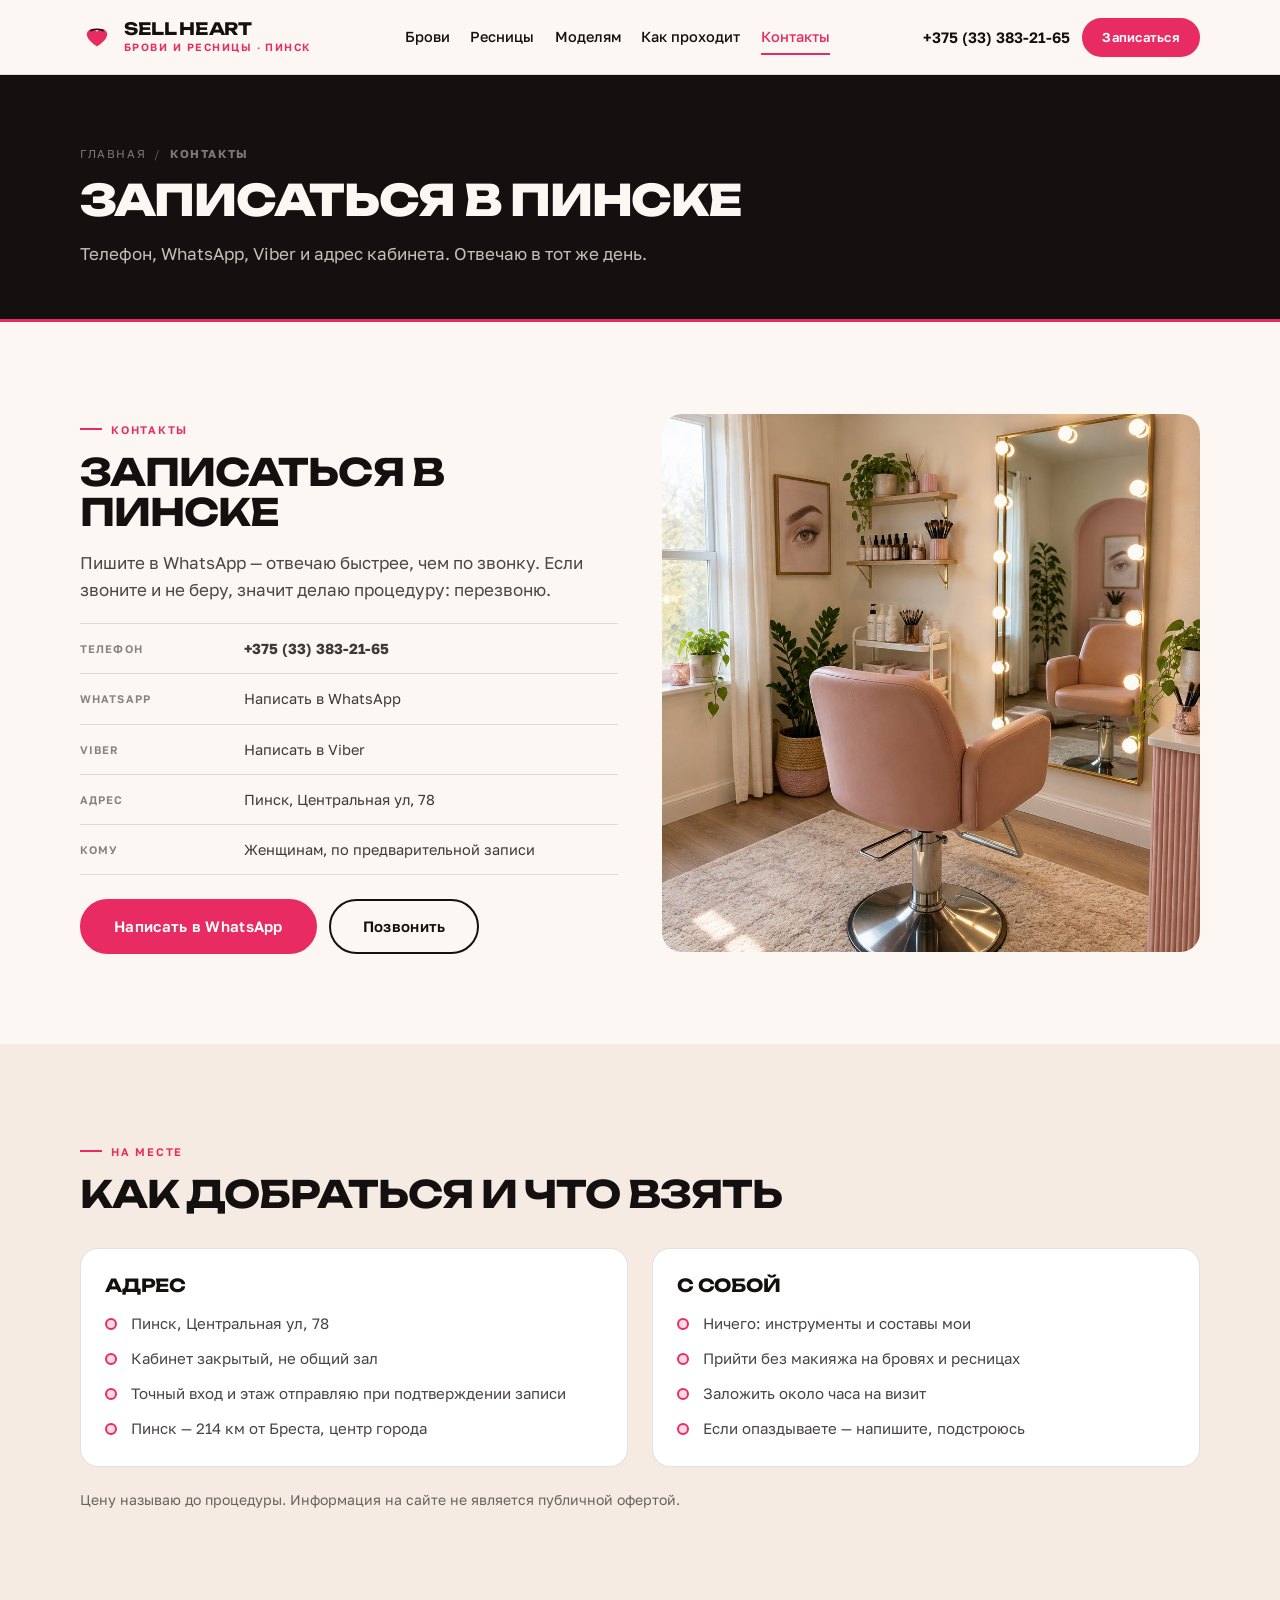
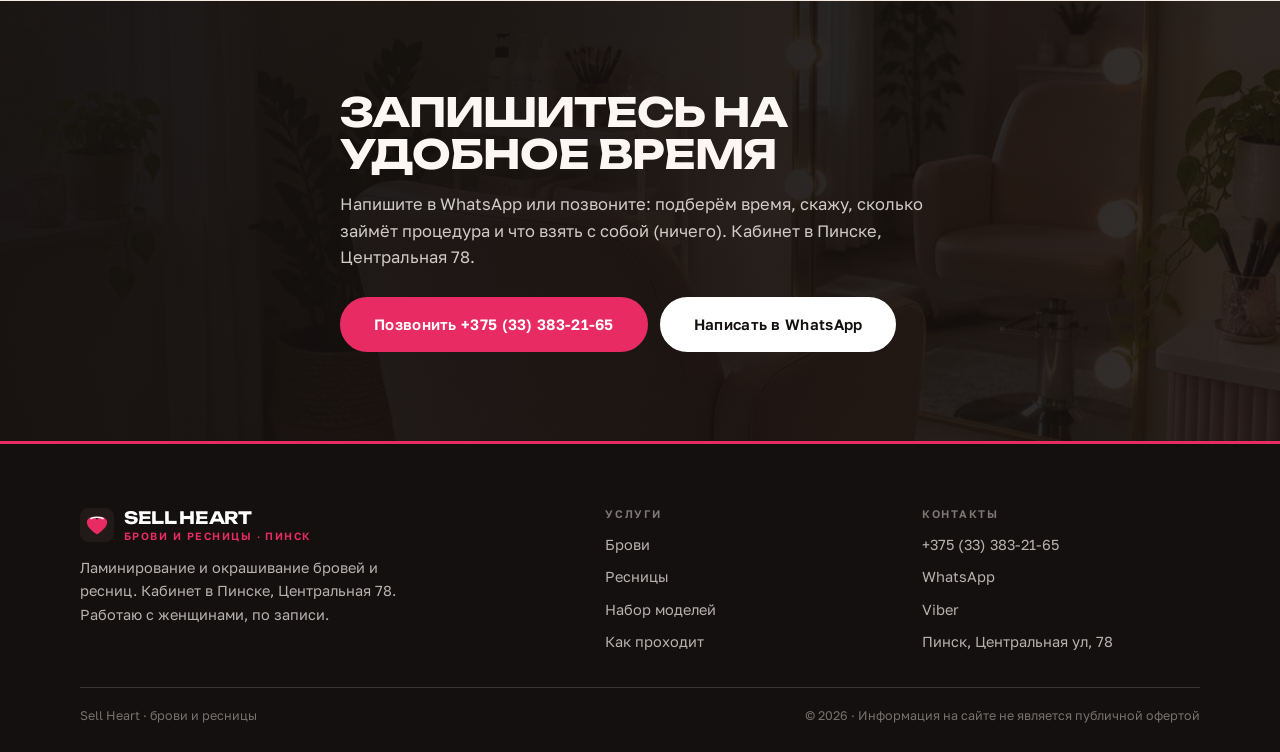
<file: kontakty.html>
<!doctype html>
<html lang="ru">
<head>
<meta charset="utf-8">
<meta name="viewport" content="width=device-width, initial-scale=1">
<title>Контакты — Sell Heart, Пинск, Центральная 78</title>
<meta name="description" content="Запись на ламинирование и окрашивание бровей и ресниц в Пинске. Телефон +375 (33) 383-21-65, WhatsApp, Viber. Центральная ул, 78.">
<meta property="og:title" content="Контакты — Sell Heart, Пинск, Центральная 78">
<meta property="og:description" content="Запись на ламинирование и окрашивание бровей и ресниц в Пинске. Телефон +375 (33) 383-21-65, WhatsApp, Viber. Центральная ул, 78.">
<meta property="og:type" content="website">
<link rel="icon" href="assets/img/favicon.svg" type="image/svg+xml">
<link rel="stylesheet" href="assets/css/style.css?v=2">
</head>
<body>
<header class="site-head">
  <div class="wrap head-in">
    <a class="brand" href="index.html">
      <svg class="brand-mark" viewBox="0 0 40 40" aria-hidden="true">
        <rect width="40" height="40" rx="10" fill="#FCF7F2"/>
        <path d="M20 31s-9-5.6-11.1-10.8A6.2 6.2 0 0 1 20 13.7 6.2 6.2 0 0 1 31.1 20.2C29 25.4 20 31 20 31z" fill="#E82B63"/>
        <path d="M13 12.4c3.6-2 10.4-2 14 0" stroke="#14100F" stroke-width="2" stroke-linecap="round" fill="none"/>
      </svg>
      <span class="brand-txt"><b>Sell Heart</b><span>брови и ресницы · Пинск</span></span>
    </a>
    <nav class="nav" id="nav"><a href="brovi.html">Брови</a><a href="resnicy.html">Ресницы</a><a href="modeli.html">Моделям</a><a href="kak-prohodit.html">Как проходит</a><a href="kontakty.html" class="is-active">Контакты</a></nav>
    <div class="head-cta">
      <a class="head-phone" href="tel:+375333832165">+375 (33) 383-21-65</a>
      <a class="btn btn--sm" href="tel:+375333832165">Записаться</a>
      <button class="burger" id="burger" aria-label="Меню" aria-expanded="false"><span></span></button>
    </div>
  </div>
</header>
<section class="page-head">
  <div class="wrap">
    <div class="crumbs"><a href="index.html">Главная</a><span>/</span><b>Контакты</b></div>
    <h1>Записаться в Пинске</h1>
    <p class="lead mt-m">Телефон, WhatsApp, Viber и адрес кабинета. Отвечаю в тот же день.</p>
  </div>
</section>
<section class="sec">
  <div class="wrap split">
    <div class="rv">
      <span class="kick">Контакты</span>
      <h2 class="stitle mt-s">Записаться в Пинске</h2>
      <p class="lead">Пишите в WhatsApp — отвечаю быстрее, чем по звонку. Если звоните и не беру, значит делаю процедуру: перезвоню.</p>
      <div class="rows">
        <div class="row"><div class="t">Телефон</div><div class="d"><a href="tel:+375333832165"><b>+375 (33) 383-21-65</b></a></div></div>
        <div class="row"><div class="t">WhatsApp</div><div class="d"><a href="https://wa.me/375333832165">Написать в WhatsApp</a></div></div>
        <div class="row"><div class="t">Viber</div><div class="d"><a href="viber://chat?number=%2B375333832165">Написать в Viber</a></div></div>
        <div class="row"><div class="t">Адрес</div><div class="d">Пинск, Центральная ул, 78</div></div>
        <div class="row"><div class="t">Кому</div><div class="d">Женщинам, по предварительной записи</div></div>
      </div>
      <div class="btn-row">
        <a class="btn btn--lg" href="https://wa.me/375333832165">Написать в WhatsApp</a>
        <a class="btn btn--lg btn--ghost" href="tel:+375333832165">Позвонить</a>
      </div>
    </div>
    <div class="ph ph--sq rv"><img src="assets/img/studio.jpg" alt="Кабинет Sell Heart в Пинске" width="1024" height="1024"></div>
  </div>
</section>

<section class="sec sec--paper">
  <div class="wrap">
    <div class="sec-head rv">
      <span class="kick">На месте</span>
      <h2 class="stitle">Как добраться и что взять</h2>
    </div>
    <div class="g2 mt-l">
      <div class="list-card rv">
        <h3>Адрес</h3>
        <ul>
          <li>Пинск, Центральная ул, 78</li>
          <li>Кабинет закрытый, не общий зал</li>
          <li>Точный вход и этаж отправляю при подтверждении записи</li>
          <li>Пинск — 214 км от Бреста, центр города</li>
        </ul>
      </div>
      <div class="list-card rv">
        <h3>С собой</h3>
        <ul>
          <li>Ничего: инструменты и составы мои</li>
          <li>Прийти без макияжа на бровях и ресницах</li>
          <li>Заложить около часа на визит</li>
          <li>Если опаздываете — напишите, подстроюсь</li>
        </ul>
      </div>
    </div>
    <p class="small mt-m">Цену называю до процедуры. Информация на сайте не является публичной офертой.</p>
  </div>
</section>
<section class="cta">
  <div class="bg"><img src="assets/img/studio.jpg" alt="Кабинет Sell Heart в Пинске" width="1024" height="1024" loading="lazy"></div>
  <div class="wrap cta-in">
    <h2>Запишитесь на удобное время</h2>
    <p>Напишите в WhatsApp или позвоните: подберём время, скажу, сколько займёт процедура и что взять с собой (ничего). Кабинет в Пинске, Центральная 78.</p>
    <div class="btn-row">
      <a class="btn btn--lg" href="tel:+375333832165">Позвонить +375 (33) 383-21-65</a>
      <a class="btn btn--lg btn--light" href="https://wa.me/375333832165">Написать в WhatsApp</a>
    </div>
  </div>
</section>
<footer class="site-foot">
  <div class="wrap">
    <div class="foot-grid">
      <div>
        <a class="brand" href="index.html">
          <svg class="brand-mark" viewBox="0 0 40 40" aria-hidden="true">
            <rect width="40" height="40" rx="10" fill="#221A18"/>
            <path d="M20 31s-9-5.6-11.1-10.8A6.2 6.2 0 0 1 20 13.7 6.2 6.2 0 0 1 31.1 20.2C29 25.4 20 31 20 31z" fill="#E82B63"/>
            <path d="M13 12.4c3.6-2 10.4-2 14 0" stroke="#FCF7F2" stroke-width="2" stroke-linecap="round" fill="none"/>
          </svg>
          <span class="brand-txt"><b>Sell Heart</b><span>брови и ресницы · Пинск</span></span>
        </a>
        <p class="foot-about">Ламинирование и окрашивание бровей и ресниц. Кабинет в Пинске, Центральная 78. Работаю с женщинами, по записи.</p>
      </div>
      <div>
        <h4>Услуги</h4>
        <div class="foot-links">
          <a href="brovi.html">Брови</a>
          <a href="resnicy.html">Ресницы</a>
          <a href="modeli.html">Набор моделей</a>
          <a href="kak-prohodit.html">Как проходит</a>
        </div>
      </div>
      <div>
        <h4>Контакты</h4>
        <div class="foot-links">
          <a href="tel:+375333832165">+375 (33) 383-21-65</a>
          <a href="https://wa.me/375333832165">WhatsApp</a>
          <a href="viber://chat?number=%2B375333832165">Viber</a>
          <a href="kontakty.html">Пинск, Центральная ул, 78</a>
        </div>
      </div>
    </div>
    <div class="foot-bottom">
      <span>Sell Heart · брови и ресницы</span>
      <span>© <span data-year>2026</span> · Информация на сайте не является публичной офертой</span>
    </div>
  </div>
</footer>
<script src="assets/js/app.js?v=1"></script>
</body>
</html>
</file>
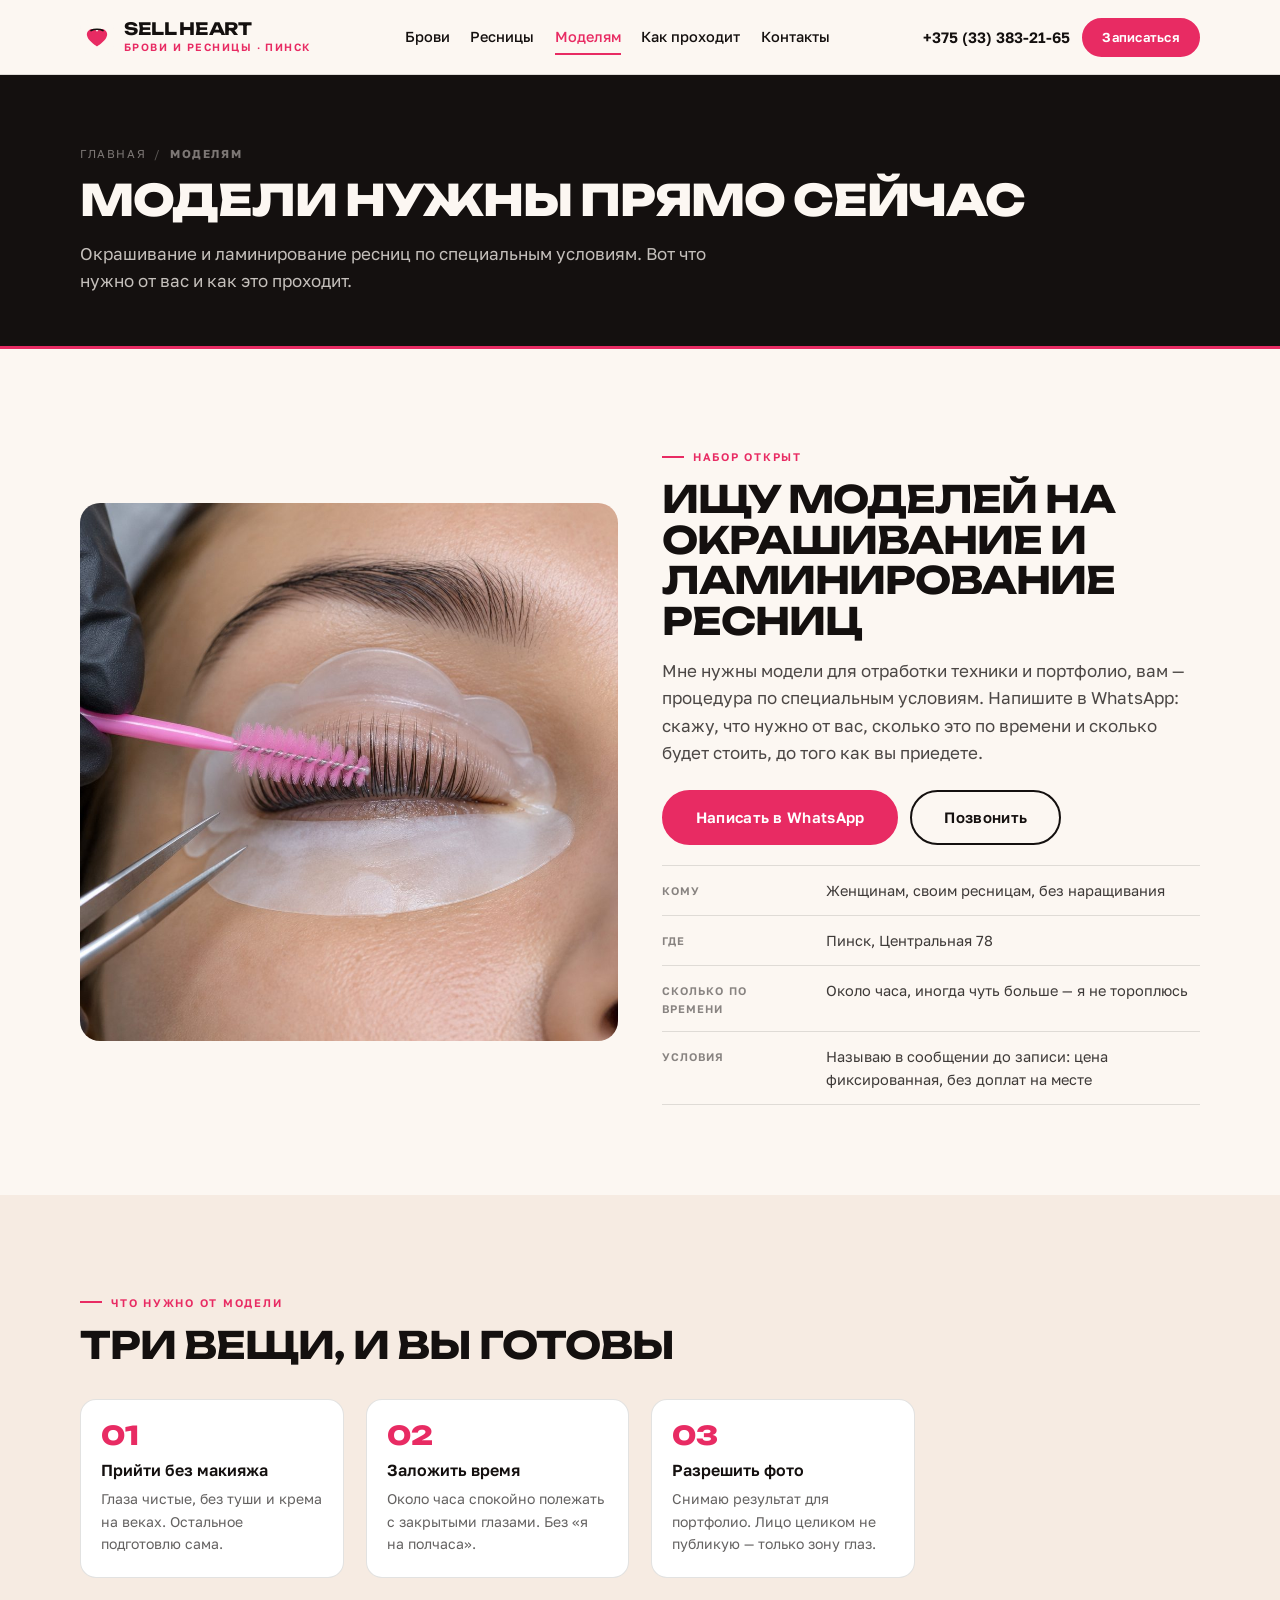
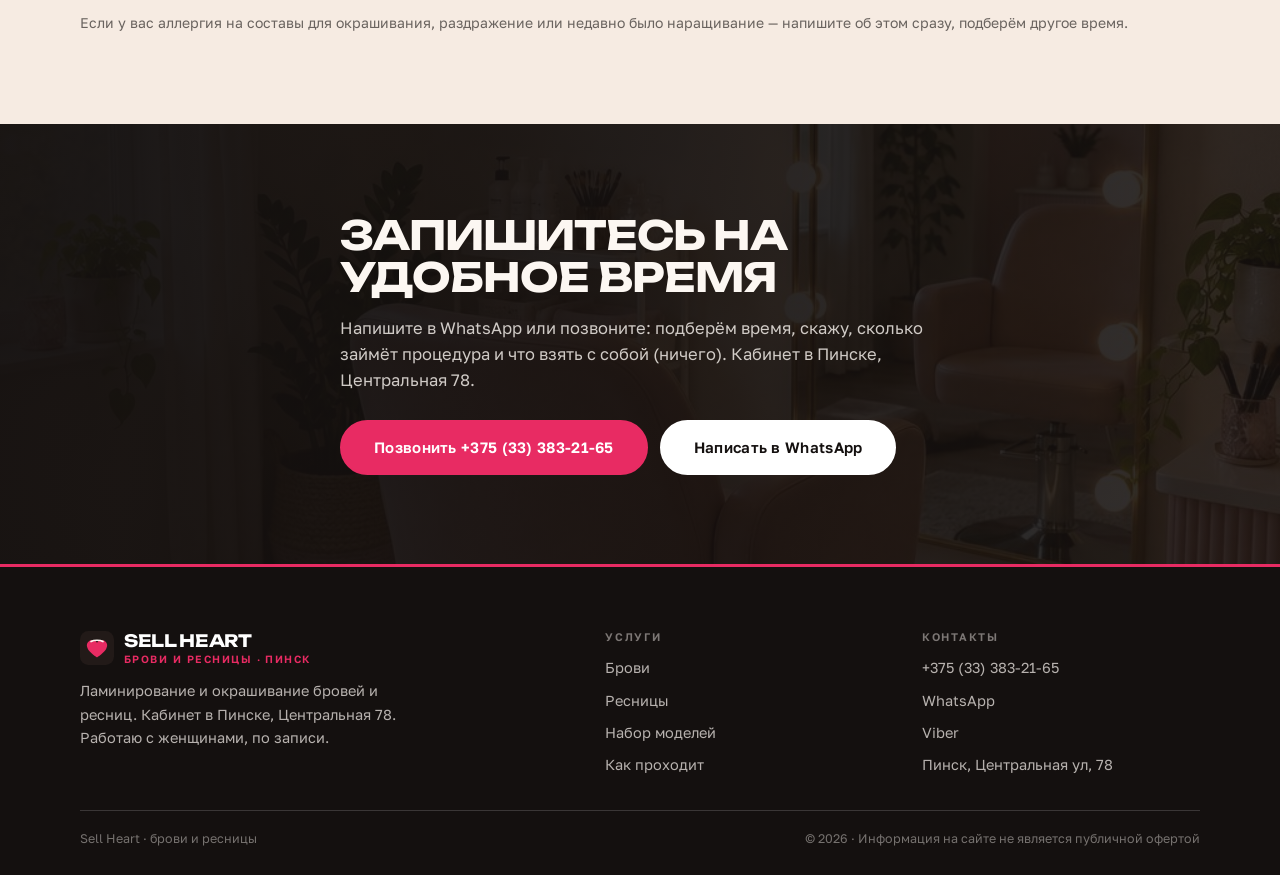
<file: modeli.html>
<!doctype html>
<html lang="ru">
<head>
<meta charset="utf-8">
<meta name="viewport" content="width=device-width, initial-scale=1">
<title>Набор моделей — окрашивание и ламинирование ресниц, Пинск | Sell Heart</title>
<meta name="description" content="Ищу моделей на окрашивание и ламинирование ресниц в Пинске. Условия и время — в сообщении. WhatsApp +375 (33) 383-21-65.">
<meta property="og:title" content="Набор моделей — окрашивание и ламинирование ресниц, Пинск | Sell Heart">
<meta property="og:description" content="Ищу моделей на окрашивание и ламинирование ресниц в Пинске. Условия и время — в сообщении. WhatsApp +375 (33) 383-21-65.">
<meta property="og:type" content="website">
<link rel="icon" href="assets/img/favicon.svg" type="image/svg+xml">
<link rel="stylesheet" href="assets/css/style.css?v=2">
</head>
<body>
<header class="site-head">
  <div class="wrap head-in">
    <a class="brand" href="index.html">
      <svg class="brand-mark" viewBox="0 0 40 40" aria-hidden="true">
        <rect width="40" height="40" rx="10" fill="#FCF7F2"/>
        <path d="M20 31s-9-5.6-11.1-10.8A6.2 6.2 0 0 1 20 13.7 6.2 6.2 0 0 1 31.1 20.2C29 25.4 20 31 20 31z" fill="#E82B63"/>
        <path d="M13 12.4c3.6-2 10.4-2 14 0" stroke="#14100F" stroke-width="2" stroke-linecap="round" fill="none"/>
      </svg>
      <span class="brand-txt"><b>Sell Heart</b><span>брови и ресницы · Пинск</span></span>
    </a>
    <nav class="nav" id="nav"><a href="brovi.html">Брови</a><a href="resnicy.html">Ресницы</a><a href="modeli.html" class="is-active">Моделям</a><a href="kak-prohodit.html">Как проходит</a><a href="kontakty.html">Контакты</a></nav>
    <div class="head-cta">
      <a class="head-phone" href="tel:+375333832165">+375 (33) 383-21-65</a>
      <a class="btn btn--sm" href="tel:+375333832165">Записаться</a>
      <button class="burger" id="burger" aria-label="Меню" aria-expanded="false"><span></span></button>
    </div>
  </div>
</header>
<section class="page-head">
  <div class="wrap">
    <div class="crumbs"><a href="index.html">Главная</a><span>/</span><b>Моделям</b></div>
    <h1>Модели нужны прямо сейчас</h1>
    <p class="lead mt-m">Окрашивание и ламинирование ресниц по специальным условиям. Вот что нужно от вас и как это проходит.</p>
  </div>
</section>
<section class="sec">
  <div class="wrap split">
    <div class="ph ph--sq rv"><img src="assets/img/lash-pads.jpg" alt="Ламинирование ресниц: работа с ресницами на валике" width="1024" height="1024"></div>
    <div class="rv">
      <span class="kick">Набор открыт</span>
      <h2 class="stitle mt-s">Ищу моделей на окрашивание и ламинирование ресниц</h2>
      <p class="lead">Мне нужны модели для отработки техники и портфолио, вам — процедура по специальным условиям. Напишите в WhatsApp: скажу, что нужно от вас, сколько это по времени и сколько будет стоить, до того как вы приедете.</p>
      <div class="btn-row">
        <a class="btn btn--lg" href="https://wa.me/375333832165">Написать в WhatsApp</a>
        <a class="btn btn--lg btn--ghost" href="tel:+375333832165">Позвонить</a>
      </div>
      <div class="rows">
        <div class="row"><div class="t">Кому</div><div class="d">Женщинам, своим ресницам, без наращивания</div></div>
        <div class="row"><div class="t">Где</div><div class="d">Пинск, Центральная 78</div></div>
        <div class="row"><div class="t">Сколько по времени</div><div class="d">Около часа, иногда чуть больше — я не тороплюсь</div></div>
        <div class="row"><div class="t">Условия</div><div class="d">Называю в сообщении до записи: цена фиксированная, без доплат на месте</div></div>
      </div>
    </div>
  </div>
</section>

<section class="sec sec--paper">
  <div class="wrap">
    <div class="sec-head rv">
      <span class="kick">Что нужно от модели</span>
      <h2 class="stitle">Три вещи, и вы готовы</h2>
    </div>
    <div class="steps">
      <div class="step rv"><div class="n">01</div><h3>Прийти без макияжа</h3><p>Глаза чистые, без туши и крема на веках. Остальное подготовлю сама.</p></div>
      <div class="step rv"><div class="n">02</div><h3>Заложить время</h3><p>Около часа спокойно полежать с закрытыми глазами. Без «я на полчаса».</p></div>
      <div class="step rv"><div class="n">03</div><h3>Разрешить фото</h3><p>Снимаю результат для портфолио. Лицо целиком не публикую — только зону глаз.</p></div>
    </div>
    <p class="small mt-l">Если у вас аллергия на составы для окрашивания, раздражение или недавно было наращивание — напишите об этом сразу, подберём другое время.</p>
  </div>
</section>
<section class="cta">
  <div class="bg"><img src="assets/img/studio.jpg" alt="Кабинет Sell Heart в Пинске" width="1024" height="1024" loading="lazy"></div>
  <div class="wrap cta-in">
    <h2>Запишитесь на удобное время</h2>
    <p>Напишите в WhatsApp или позвоните: подберём время, скажу, сколько займёт процедура и что взять с собой (ничего). Кабинет в Пинске, Центральная 78.</p>
    <div class="btn-row">
      <a class="btn btn--lg" href="tel:+375333832165">Позвонить +375 (33) 383-21-65</a>
      <a class="btn btn--lg btn--light" href="https://wa.me/375333832165">Написать в WhatsApp</a>
    </div>
  </div>
</section>
<footer class="site-foot">
  <div class="wrap">
    <div class="foot-grid">
      <div>
        <a class="brand" href="index.html">
          <svg class="brand-mark" viewBox="0 0 40 40" aria-hidden="true">
            <rect width="40" height="40" rx="10" fill="#221A18"/>
            <path d="M20 31s-9-5.6-11.1-10.8A6.2 6.2 0 0 1 20 13.7 6.2 6.2 0 0 1 31.1 20.2C29 25.4 20 31 20 31z" fill="#E82B63"/>
            <path d="M13 12.4c3.6-2 10.4-2 14 0" stroke="#FCF7F2" stroke-width="2" stroke-linecap="round" fill="none"/>
          </svg>
          <span class="brand-txt"><b>Sell Heart</b><span>брови и ресницы · Пинск</span></span>
        </a>
        <p class="foot-about">Ламинирование и окрашивание бровей и ресниц. Кабинет в Пинске, Центральная 78. Работаю с женщинами, по записи.</p>
      </div>
      <div>
        <h4>Услуги</h4>
        <div class="foot-links">
          <a href="brovi.html">Брови</a>
          <a href="resnicy.html">Ресницы</a>
          <a href="modeli.html">Набор моделей</a>
          <a href="kak-prohodit.html">Как проходит</a>
        </div>
      </div>
      <div>
        <h4>Контакты</h4>
        <div class="foot-links">
          <a href="tel:+375333832165">+375 (33) 383-21-65</a>
          <a href="https://wa.me/375333832165">WhatsApp</a>
          <a href="viber://chat?number=%2B375333832165">Viber</a>
          <a href="kontakty.html">Пинск, Центральная ул, 78</a>
        </div>
      </div>
    </div>
    <div class="foot-bottom">
      <span>Sell Heart · брови и ресницы</span>
      <span>© <span data-year>2026</span> · Информация на сайте не является публичной офертой</span>
    </div>
  </div>
</footer>
<script src="assets/js/app.js?v=1"></script>
</body>
</html>
</file>
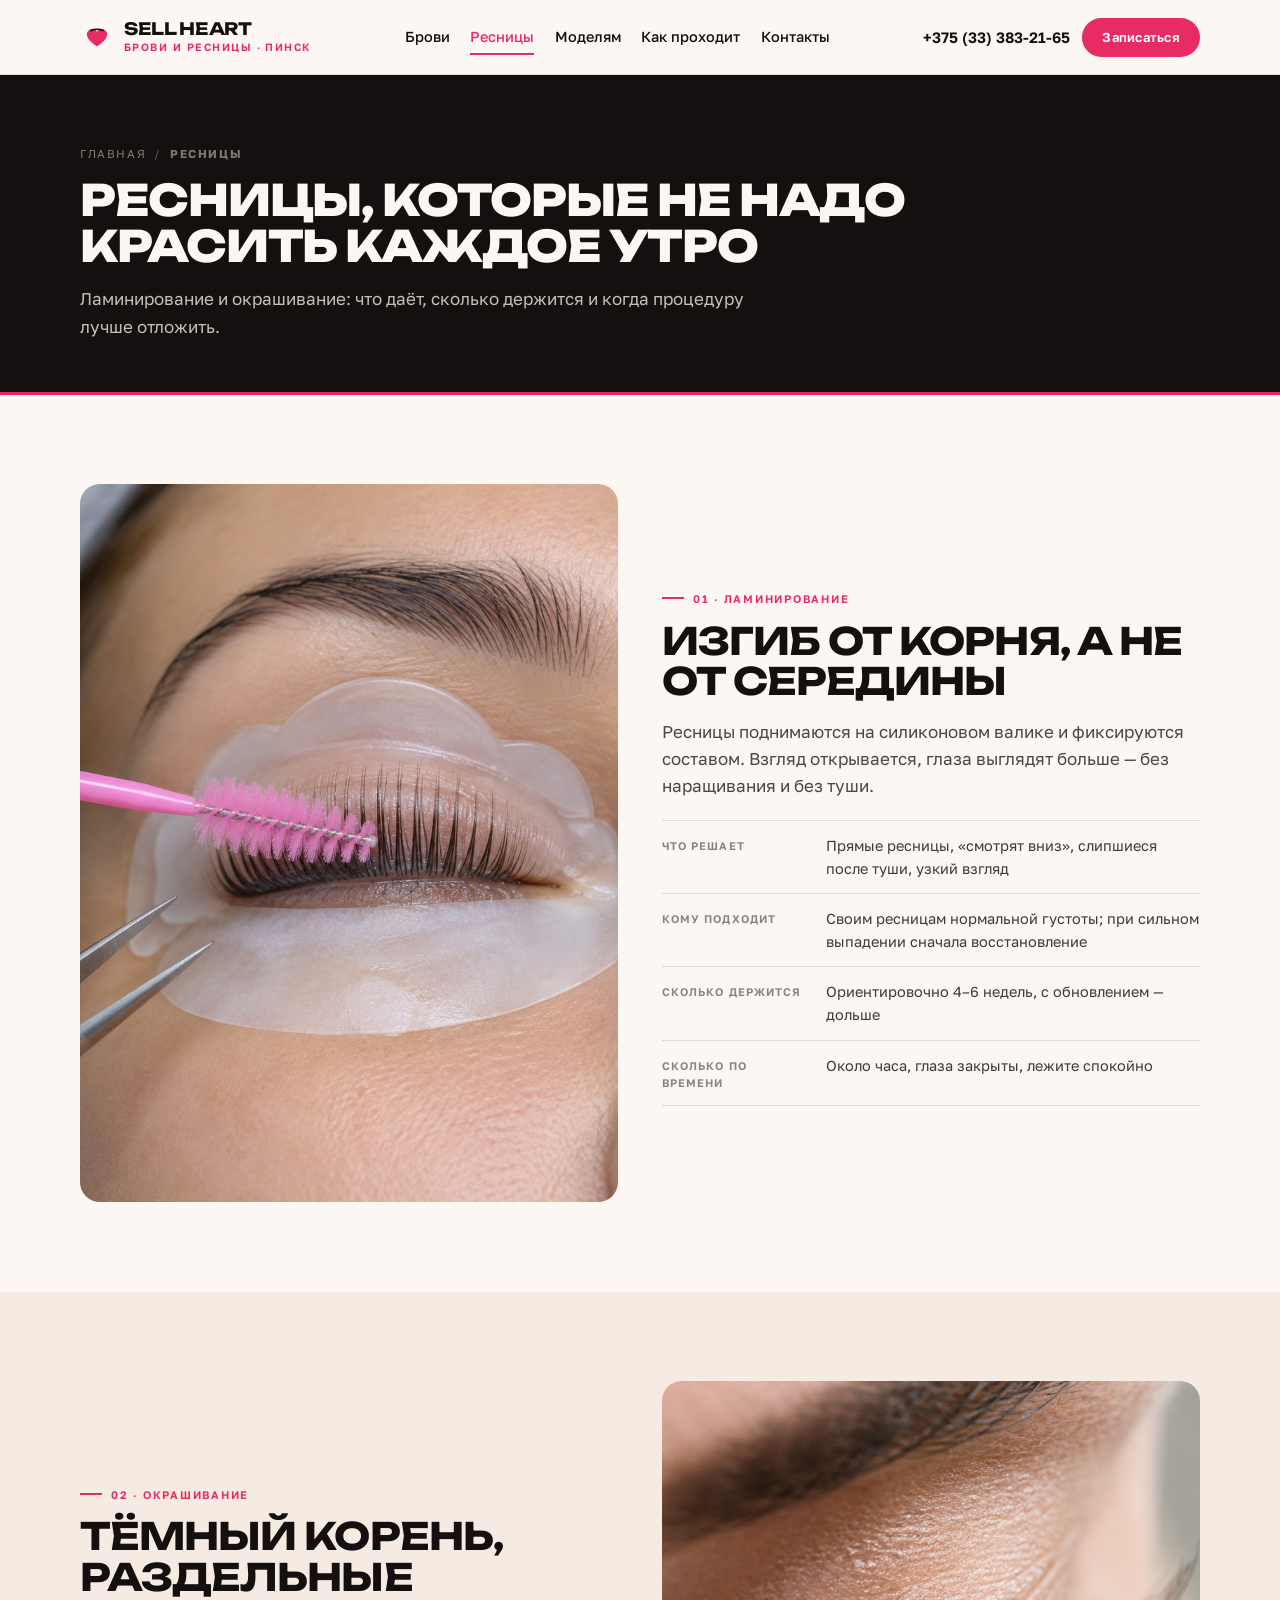
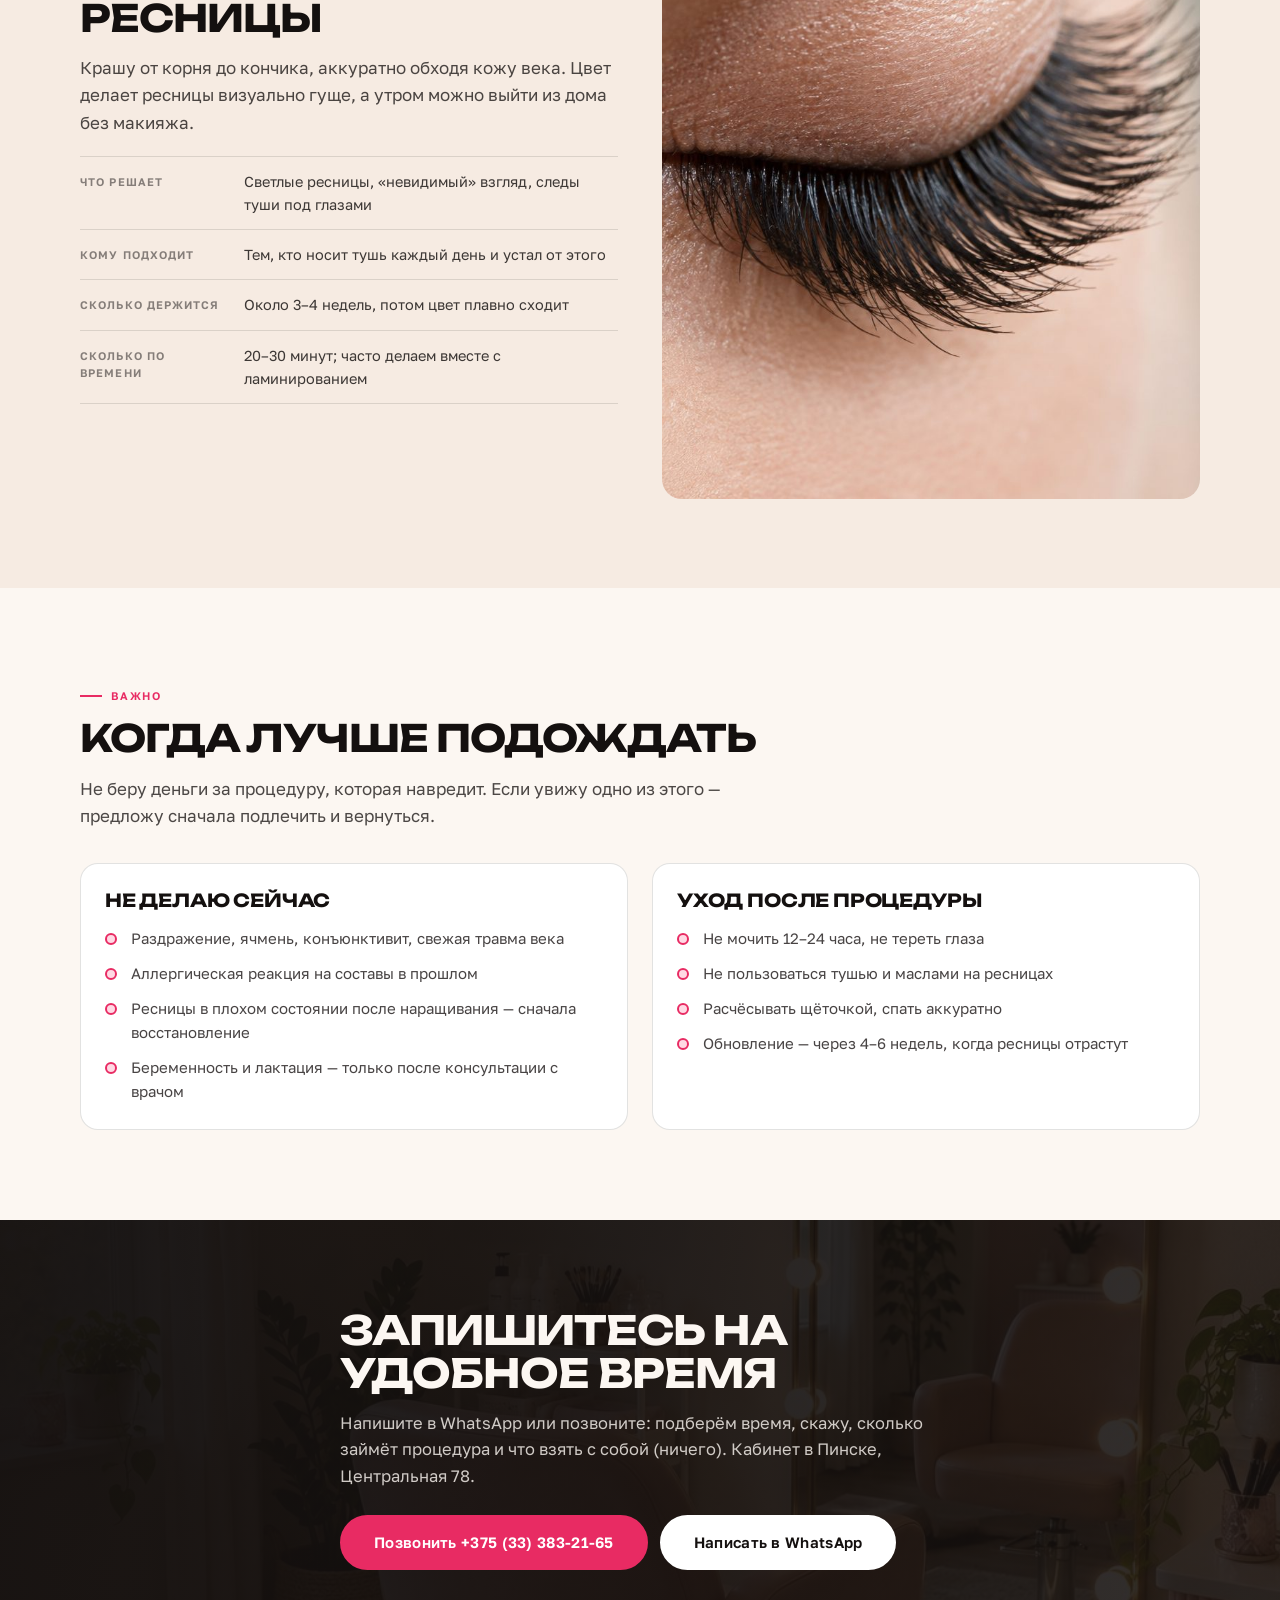
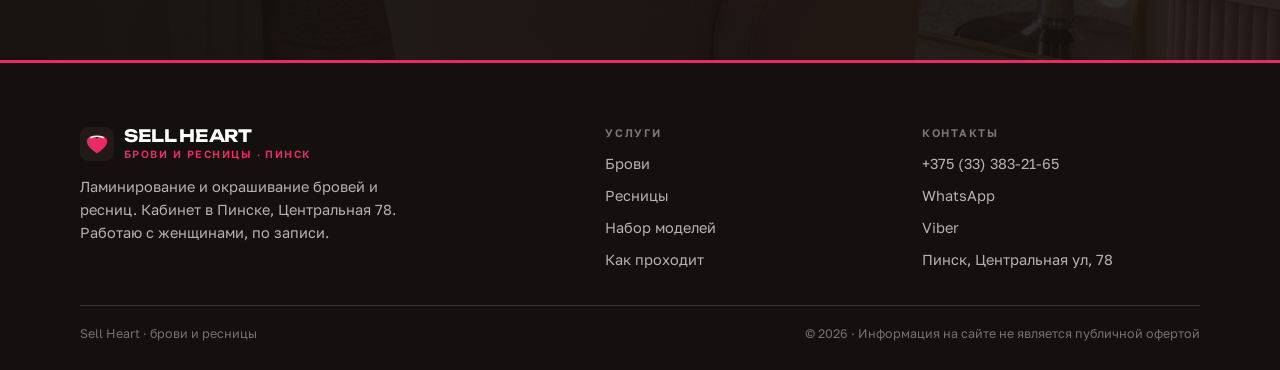
<file: resnicy.html>
<!doctype html>
<html lang="ru">
<head>
<meta charset="utf-8">
<meta name="viewport" content="width=device-width, initial-scale=1">
<title>Ресницы в Пинске — ламинирование и окрашивание | Sell Heart</title>
<meta name="description" content="Ламинирование и окрашивание ресниц в Пинске, Центральная 78. Изгиб от корня, тёмный цвет, без туши каждый день. Запись: +375 (33) 383-21-65.">
<meta property="og:title" content="Ресницы в Пинске — ламинирование и окрашивание | Sell Heart">
<meta property="og:description" content="Ламинирование и окрашивание ресниц в Пинске, Центральная 78. Изгиб от корня, тёмный цвет, без туши каждый день. Запись: +375 (33) 383-21-65.">
<meta property="og:type" content="website">
<link rel="icon" href="assets/img/favicon.svg" type="image/svg+xml">
<link rel="stylesheet" href="assets/css/style.css?v=2">
</head>
<body>
<header class="site-head">
  <div class="wrap head-in">
    <a class="brand" href="index.html">
      <svg class="brand-mark" viewBox="0 0 40 40" aria-hidden="true">
        <rect width="40" height="40" rx="10" fill="#FCF7F2"/>
        <path d="M20 31s-9-5.6-11.1-10.8A6.2 6.2 0 0 1 20 13.7 6.2 6.2 0 0 1 31.1 20.2C29 25.4 20 31 20 31z" fill="#E82B63"/>
        <path d="M13 12.4c3.6-2 10.4-2 14 0" stroke="#14100F" stroke-width="2" stroke-linecap="round" fill="none"/>
      </svg>
      <span class="brand-txt"><b>Sell Heart</b><span>брови и ресницы · Пинск</span></span>
    </a>
    <nav class="nav" id="nav"><a href="brovi.html">Брови</a><a href="resnicy.html" class="is-active">Ресницы</a><a href="modeli.html">Моделям</a><a href="kak-prohodit.html">Как проходит</a><a href="kontakty.html">Контакты</a></nav>
    <div class="head-cta">
      <a class="head-phone" href="tel:+375333832165">+375 (33) 383-21-65</a>
      <a class="btn btn--sm" href="tel:+375333832165">Записаться</a>
      <button class="burger" id="burger" aria-label="Меню" aria-expanded="false"><span></span></button>
    </div>
  </div>
</header>
<section class="page-head">
  <div class="wrap">
    <div class="crumbs"><a href="index.html">Главная</a><span>/</span><b>Ресницы</b></div>
    <h1>Ресницы, которые не надо красить каждое утро</h1>
    <p class="lead mt-m">Ламинирование и окрашивание: что даёт, сколько держится и когда процедуру лучше отложить.</p>
  </div>
</section>
<section class="sec">
  <div class="wrap split">
    <div class="ph ph--tall rv"><img src="assets/img/lash-pads.jpg" alt="Ламинирование ресниц на силиконовом валике" width="1024" height="1024"></div>
    <div class="rv">
      <span class="kick">01 · Ламинирование</span>
      <h2 class="stitle mt-s">Изгиб от корня, а не от середины</h2>
      <p class="lead">Ресницы поднимаются на силиконовом валике и фиксируются составом. Взгляд открывается, глаза выглядят больше — без наращивания и без туши.</p>
      <div class="rows">
        <div class="row"><div class="t">Что решает</div><div class="d">Прямые ресницы, «смотрят вниз», слипшиеся после туши, узкий взгляд</div></div>
        <div class="row"><div class="t">Кому подходит</div><div class="d">Своим ресницам нормальной густоты; при сильном выпадении сначала восстановление</div></div>
        <div class="row"><div class="t">Сколько держится</div><div class="d">Ориентировочно 4–6 недель, с обновлением — дольше</div></div>
        <div class="row"><div class="t">Сколько по времени</div><div class="d">Около часа, глаза закрыты, лежите спокойно</div></div>
      </div>
    </div>
  </div>
</section>

<section class="sec sec--paper">
  <div class="wrap split split--rev">
    <div class="ph ph--tall rv"><img src="assets/img/lash-macro.jpg" alt="Окрашенные ресницы крупным планом" width="1024" height="1024" loading="lazy"></div>
    <div class="rv">
      <span class="kick">02 · Окрашивание</span>
      <h2 class="stitle mt-s">Тёмный корень, раздельные ресницы</h2>
      <p class="lead">Крашу от корня до кончика, аккуратно обходя кожу века. Цвет делает ресницы визуально гуще, а утром можно выйти из дома без макияжа.</p>
      <div class="rows">
        <div class="row"><div class="t">Что решает</div><div class="d">Светлые ресницы, «невидимый» взгляд, следы туши под глазами</div></div>
        <div class="row"><div class="t">Кому подходит</div><div class="d">Тем, кто носит тушь каждый день и устал от этого</div></div>
        <div class="row"><div class="t">Сколько держится</div><div class="d">Около 3–4 недель, потом цвет плавно сходит</div></div>
        <div class="row"><div class="t">Сколько по времени</div><div class="d">20–30 минут; часто делаем вместе с ламинированием</div></div>
      </div>
    </div>
  </div>
</section>

<section class="sec">
  <div class="wrap">
    <div class="sec-head rv">
      <span class="kick">Важно</span>
      <h2 class="stitle">Когда лучше подождать</h2>
      <p class="lead">Не беру деньги за процедуру, которая навредит. Если увижу одно из этого — предложу сначала подлечить и вернуться.</p>
    </div>
    <div class="g2 mt-l">
      <div class="list-card rv">
        <h3>Не делаю сейчас</h3>
        <ul>
          <li>Раздражение, ячмень, конъюнктивит, свежая травма века</li>
          <li>Аллергическая реакция на составы в прошлом</li>
          <li>Ресницы в плохом состоянии после наращивания — сначала восстановление</li>
          <li>Беременность и лактация — только после консультации с врачом</li>
        </ul>
      </div>
      <div class="list-card rv">
        <h3>Уход после процедуры</h3>
        <ul>
          <li>Не мочить 12–24 часа, не тереть глаза</li>
          <li>Не пользоваться тушью и маслами на ресницах</li>
          <li>Расчёсывать щёточкой, спать аккуратно</li>
          <li>Обновление — через 4–6 недель, когда ресницы отрастут</li>
        </ul>
      </div>
    </div>
  </div>
</section>
<section class="cta">
  <div class="bg"><img src="assets/img/studio.jpg" alt="Кабинет Sell Heart в Пинске" width="1024" height="1024" loading="lazy"></div>
  <div class="wrap cta-in">
    <h2>Запишитесь на удобное время</h2>
    <p>Напишите в WhatsApp или позвоните: подберём время, скажу, сколько займёт процедура и что взять с собой (ничего). Кабинет в Пинске, Центральная 78.</p>
    <div class="btn-row">
      <a class="btn btn--lg" href="tel:+375333832165">Позвонить +375 (33) 383-21-65</a>
      <a class="btn btn--lg btn--light" href="https://wa.me/375333832165">Написать в WhatsApp</a>
    </div>
  </div>
</section>
<footer class="site-foot">
  <div class="wrap">
    <div class="foot-grid">
      <div>
        <a class="brand" href="index.html">
          <svg class="brand-mark" viewBox="0 0 40 40" aria-hidden="true">
            <rect width="40" height="40" rx="10" fill="#221A18"/>
            <path d="M20 31s-9-5.6-11.1-10.8A6.2 6.2 0 0 1 20 13.7 6.2 6.2 0 0 1 31.1 20.2C29 25.4 20 31 20 31z" fill="#E82B63"/>
            <path d="M13 12.4c3.6-2 10.4-2 14 0" stroke="#FCF7F2" stroke-width="2" stroke-linecap="round" fill="none"/>
          </svg>
          <span class="brand-txt"><b>Sell Heart</b><span>брови и ресницы · Пинск</span></span>
        </a>
        <p class="foot-about">Ламинирование и окрашивание бровей и ресниц. Кабинет в Пинске, Центральная 78. Работаю с женщинами, по записи.</p>
      </div>
      <div>
        <h4>Услуги</h4>
        <div class="foot-links">
          <a href="brovi.html">Брови</a>
          <a href="resnicy.html">Ресницы</a>
          <a href="modeli.html">Набор моделей</a>
          <a href="kak-prohodit.html">Как проходит</a>
        </div>
      </div>
      <div>
        <h4>Контакты</h4>
        <div class="foot-links">
          <a href="tel:+375333832165">+375 (33) 383-21-65</a>
          <a href="https://wa.me/375333832165">WhatsApp</a>
          <a href="viber://chat?number=%2B375333832165">Viber</a>
          <a href="kontakty.html">Пинск, Центральная ул, 78</a>
        </div>
      </div>
    </div>
    <div class="foot-bottom">
      <span>Sell Heart · брови и ресницы</span>
      <span>© <span data-year>2026</span> · Информация на сайте не является публичной офертой</span>
    </div>
  </div>
</footer>
<script src="assets/js/app.js?v=1"></script>
</body>
</html>
</file>
<file: assets/css/style.css>
@import url('https://fonts.googleapis.com/css2?family=Unbounded:wght@500;700;800&family=Golos+Text:wght@400;500;600;700&display=swap');

:root{
  --ink:#14100F;
  --ink-2:#221A18;
  --cream:#FCF7F2;
  --paper:#F6EBE2;
  --pink:#E82B63;
  --pink-d:#C41F52;
  --pink-l:#FFD9E4;
  --line:rgba(20,16,15,.12);
  --line-w:rgba(255,255,255,.16);
  --disp:'Unbounded',system-ui,sans-serif;
  --txt:'Golos Text',system-ui,-apple-system,sans-serif;
  --wrap:1200px;
}
*,*::before,*::after{box-sizing:border-box}
html{-webkit-text-size-adjust:100%;scroll-behavior:smooth}
body{margin:0;background:var(--cream);color:var(--ink);font:400 16.5px/1.6 var(--txt);-webkit-font-smoothing:antialiased}
img{max-width:100%;display:block}
a{color:inherit;text-decoration:none}
button{font:inherit;cursor:pointer}
h1,h2,h3,h4,p,figure{margin:0}
.wrap{width:100%;max-width:var(--wrap);margin:0 auto;padding:0 clamp(16px,4vw,40px)}
.small{font-size:14px;color:rgba(20,16,15,.62)}
.mt-s{margin-top:12px}.mt-m{margin-top:22px}.mt-l{margin-top:34px}
.center{text-align:center}

/* ---------- шапка ---------- */
.site-head{position:sticky;top:0;z-index:80;background:rgba(252,247,242,.94);backdrop-filter:blur(10px);border-bottom:1px solid var(--line)}
.head-in{display:flex;align-items:center;gap:clamp(10px,2vw,28px);height:74px}
.brand{display:flex;align-items:center;gap:10px;flex:0 0 auto}
.brand-mark{width:34px;height:34px;flex:0 0 auto}
.brand-txt{display:flex;flex-direction:column;line-height:1.05}
.brand-txt b{font:700 17px/1 var(--disp);letter-spacing:-.02em;text-transform:uppercase}
.brand-txt span{font-size:10.5px;letter-spacing:.14em;text-transform:uppercase;color:var(--pink);font-weight:600;margin-top:5px}
.nav{display:flex;gap:clamp(10px,1.6vw,22px);margin-left:auto;font-size:14.5px;font-weight:500}
.nav a{position:relative;padding:6px 0;white-space:nowrap}
.nav a::after{content:'';position:absolute;left:0;right:100%;bottom:0;height:2px;background:var(--pink);transition:right .22s ease}
.nav a:hover::after,.nav a.is-active::after{right:0}
.nav a.is-active{color:var(--pink)}
.head-cta{display:flex;align-items:center;gap:12px;margin-left:auto}
.head-phone{font-weight:600;font-size:15px;white-space:nowrap}
.burger{display:none;width:44px;height:44px;border:1px solid var(--line);background:transparent;border-radius:50%;position:relative}
.burger span,.burger span::before,.burger span::after{position:absolute;left:50%;width:18px;height:2px;background:var(--ink);content:'';transform:translateX(-50%)}
.burger span{top:50%;margin-top:-1px}
.burger span::before{top:-6px}.burger span::after{top:6px}

/* ---------- кнопки ---------- */
.btn{display:inline-flex;align-items:center;justify-content:center;gap:9px;font:600 14px/1 var(--txt);letter-spacing:.02em;padding:15px 24px;border-radius:999px;border:2px solid var(--pink);background:var(--pink);color:#fff;transition:transform .16s ease,background .16s ease,color .16s ease}
.btn:hover{background:var(--pink-d);border-color:var(--pink-d);transform:translateY(-2px)}
.btn--ghost{background:transparent;color:var(--ink);border-color:var(--ink)}
.btn--ghost:hover{background:var(--ink);color:#fff}
.btn--lg{padding:18px 32px;font-size:15px}
.btn--sm{padding:11px 18px;font-size:13px}
.btn--light{background:#fff;color:var(--ink);border-color:#fff}
.btn--light:hover{background:var(--ink);border-color:var(--ink);color:#fff}

/* ---------- первый экран ---------- */
.hero{position:relative;background:var(--cream);overflow:hidden}
.hero-in{display:grid;grid-template-columns:1.04fr .96fr;min-height:min(70vh,600px)}
.hero-txt{display:flex;flex-direction:column;justify-content:center;padding:clamp(24px,3.6vw,50px) clamp(18px,4vw,54px) clamp(24px,3.6vw,44px) 0}
.hero-media{position:relative;overflow:hidden;background:var(--paper)}
.hero-media img{width:100%;height:100%;object-fit:cover;object-position:center 40%}
.hero-media::after{content:'';position:absolute;inset:0;background:linear-gradient(90deg,rgba(252,247,242,.5),rgba(252,247,242,0) 30%)}
.kick{display:inline-flex;align-items:center;gap:9px;font:600 11px/1 var(--txt);letter-spacing:.16em;text-transform:uppercase;color:var(--pink)}
.kick::before{content:'';width:22px;height:2px;background:var(--pink)}
.hero h1{font:800 clamp(1.75rem,4.1vw,3.05rem)/1.04 var(--disp);letter-spacing:-.03em;text-transform:uppercase;margin-top:16px}
.hl{background:var(--pink);color:#fff;padding:.04em .18em;display:inline-block;transform:rotate(-1.2deg)}
.hl-soft{background:var(--pink-l);padding:.02em .16em;display:inline-block}
.hero-sub{margin-top:16px;max-width:44ch;color:rgba(20,16,15,.78);font-size:17px}
.btn-row{display:flex;flex-wrap:wrap;gap:12px;margin-top:24px}
.hero-facts{display:flex;flex-wrap:wrap;gap:10px 24px;margin-top:22px;padding-top:16px;border-top:1px solid var(--line);font-size:13.5px;font-weight:500;color:rgba(20,16,15,.7)}
.hero-facts span{display:inline-flex;align-items:center;gap:8px}
.hero-facts span::before{content:'';width:6px;height:6px;border-radius:50%;background:var(--pink)}
.hero-badge{position:absolute;right:clamp(14px,3vw,30px);bottom:clamp(14px,3vw,30px);z-index:3;background:#fff;border:2px solid var(--ink);border-radius:18px;padding:14px 18px;display:flex;align-items:center;gap:12px;box-shadow:6px 6px 0 var(--pink)}
.hero-badge b{font:700 15px/1.15 var(--disp);text-transform:uppercase;display:block}
.hero-badge span{font-size:12px;color:rgba(20,16,15,.65);display:block;margin-top:4px}
.hero-badge svg{width:26px;height:26px;flex:0 0 auto}

/* ---------- бегущая строка ---------- */
.marquee{background:var(--pink);color:#fff;overflow:hidden;border-top:2px solid var(--ink);border-bottom:2px solid var(--ink)}
.marquee-track{display:flex;width:max-content;animation:slide 34s linear infinite}
.marquee span{font:700 13px/1 var(--disp);letter-spacing:.06em;text-transform:uppercase;padding:14px 26px;border-right:1px solid rgba(255,255,255,.28);white-space:nowrap}
@keyframes slide{to{transform:translateX(-50%)}}
@media (prefers-reduced-motion:reduce){.marquee-track{animation:none}}

/* ---------- секции ---------- */
.sec{padding:clamp(50px,7vw,96px) 0}
.sec--paper{background:var(--paper)}
.sec--ink{background:var(--ink);color:var(--cream)}
.sec--pink{background:var(--pink);color:#fff}
.sec-head{max-width:74ch}
.stitle{font:700 clamp(1.4rem,3.2vw,2.35rem)/1.08 var(--disp);letter-spacing:-.025em;text-transform:uppercase;margin-top:14px}
.lead{margin-top:16px;font-size:17px;color:rgba(20,16,15,.76);max-width:62ch}
.sec--ink .lead{color:rgba(252,247,242,.74)}
.sec--pink .lead{color:rgba(255,255,255,.9)}
.g2{display:grid;grid-template-columns:repeat(2,1fr);gap:clamp(14px,2vw,24px)}
.g3{display:grid;grid-template-columns:repeat(3,1fr);gap:clamp(14px,2vw,24px)}
.g4{display:grid;grid-template-columns:repeat(4,1fr);gap:clamp(12px,1.6vw,20px)}

/* карточки-симптомы */
.sym{position:relative;background:#fff;border:1px solid var(--line);border-radius:16px;padding:24px 22px 22px;transition:transform .18s ease,box-shadow .18s ease,border-color .18s ease}
.sym:hover{transform:translateY(-4px);box-shadow:8px 8px 0 var(--pink);border-color:var(--pink)}
.sym .n{font:700 12px/1 var(--disp);color:var(--pink);letter-spacing:.1em}
.sym h3{font:600 17px/1.25 var(--txt);margin-top:12px}
.sym p{margin-top:9px;font-size:14.5px;color:rgba(20,16,15,.68)}
.sec--ink .sym{background:var(--ink-2);border-color:var(--line-w);color:var(--cream)}
.sec--ink .sym p{color:rgba(252,247,242,.66)}
.sec--ink .sym:hover{box-shadow:8px 8px 0 var(--pink)}

/* карточки услуг с фото */
.card{background:#fff;border:1px solid var(--line);border-radius:18px;overflow:hidden;display:flex;flex-direction:column;transition:transform .18s ease,box-shadow .18s ease}
.card:hover{transform:translateY(-4px);box-shadow:10px 10px 0 var(--pink)}
.card .ph{aspect-ratio:4/3;overflow:hidden;background:var(--paper)}
.card .ph img{width:100%;height:100%;object-fit:cover;transition:transform .5s ease}
.card:hover .ph img{transform:scale(1.04)}
.card .body{padding:20px 20px 22px;display:flex;flex-direction:column;gap:9px;flex:1}
.card .tag{font:600 10.5px/1 var(--txt);letter-spacing:.14em;text-transform:uppercase;color:var(--pink)}
.card h3{font:600 18px/1.22 var(--txt)}
.card p{font-size:14.5px;color:rgba(20,16,15,.68)}
.card .more{margin-top:auto;padding-top:8px;font-weight:600;font-size:14px;color:var(--pink)}
.card .more::after{content:' →'}

/* список-карточка */
.list-card{background:#fff;border:1px solid var(--line);border-radius:18px;padding:26px 24px}
.list-card h3{font:700 18px/1.2 var(--disp);text-transform:uppercase;letter-spacing:-.01em}
.list-card ul{margin:14px 0 0;padding:0;list-style:none;display:flex;flex-direction:column;gap:11px}
.list-card li{position:relative;padding-left:26px;font-size:15px;color:rgba(20,16,15,.78)}
.list-card li::before{content:'';position:absolute;left:0;top:.45em;width:12px;height:12px;border-radius:50%;background:var(--pink-l);border:2px solid var(--pink)}
.sec--ink .list-card{background:var(--ink-2);border-color:var(--line-w);color:var(--cream)}
.sec--ink .list-card li{color:rgba(252,247,242,.78)}

/* split */
.split{display:grid;grid-template-columns:1fr 1fr;gap:clamp(20px,3.4vw,46px);align-items:center}
.split--rev .ph{order:2}
.ph{border-radius:20px;overflow:hidden;background:var(--paper)}
.ph img{width:100%;height:100%;object-fit:cover}
.ph--tall{aspect-ratio:3/4}
.ph--sq{aspect-ratio:1/1}
.ph--wide{aspect-ratio:16/11}

/* строки характеристик */
.rows{margin-top:20px;border-top:1px solid var(--line)}
.row{display:grid;grid-template-columns:150px 1fr;gap:14px;padding:13px 0;border-bottom:1px solid var(--line);font-size:14.5px}
.row .t{font-weight:600;color:rgba(20,16,15,.5);text-transform:uppercase;font-size:11px;letter-spacing:.1em;padding-top:3px}
.row .d{color:rgba(20,16,15,.82)}
.sec--ink .rows,.sec--ink .row{border-color:var(--line-w)}
.sec--ink .row .d{color:rgba(252,247,242,.82)}

/* шаги */
.steps{display:grid;grid-template-columns:repeat(4,1fr);gap:clamp(12px,2vw,22px);margin-top:34px}
.step{background:#fff;border:1px solid var(--line);border-radius:16px;padding:22px 20px}
.step .n{font:800 26px/1 var(--disp);color:var(--pink)}
.step h3{font:600 16px/1.25 var(--txt);margin-top:12px}
.step p{font-size:14px;color:rgba(20,16,15,.66);margin-top:8px}

/* галерея */
.gal{display:grid;grid-template-columns:repeat(4,1fr);gap:12px}
.gal figure{position:relative;border-radius:16px;overflow:hidden;background:var(--paper)}
.gal img{width:100%;height:100%;object-fit:cover;aspect-ratio:1/1;filter:grayscale(.85) contrast(1.04);transition:filter .35s ease,transform .5s ease}
.gal figure:hover img{filter:none;transform:scale(1.03)}
.gal figcaption{position:absolute;left:0;right:0;bottom:0;padding:12px 14px;font-size:12.5px;color:#fff;background:linear-gradient(transparent,rgba(20,16,15,.82))}
.gal .wide{grid-column:span 2}
.gal .wide img{aspect-ratio:2/1}

/* полоса-призыв */
.band{background:var(--ink);color:var(--cream);border-radius:24px;padding:clamp(26px,4vw,48px);display:grid;grid-template-columns:1.3fr .7fr;gap:26px;align-items:center}
.band h2{font:700 clamp(1.3rem,2.8vw,2rem)/1.1 var(--disp);text-transform:uppercase;letter-spacing:-.02em}
.band p{margin-top:12px;color:rgba(252,247,242,.72);font-size:15.5px}
.band .big{font:800 clamp(2.6rem,6vw,4.4rem)/1 var(--disp);color:var(--pink);text-align:center}

/* cta */
.cta{position:relative;overflow:hidden;background:var(--ink);color:var(--cream)}
.cta .bg{position:absolute;inset:0}
.cta .bg img{width:100%;height:100%;object-fit:cover;opacity:.34}
.cta .bg::after{content:'';position:absolute;inset:0;background:linear-gradient(90deg,rgba(20,16,15,.92),rgba(20,16,15,.6))}
.cta-in{position:relative;z-index:2;padding:clamp(46px,7vw,92px) 0;max-width:60ch}
.cta h2{font:700 clamp(1.5rem,3.4vw,2.5rem)/1.06 var(--disp);text-transform:uppercase;letter-spacing:-.025em}
.cta p{margin-top:16px;color:rgba(252,247,242,.8);font-size:16.5px}
.cta .btn-row{margin-top:26px}
.cta-phone{display:inline-flex;align-items:center;gap:10px;margin-top:18px;font:700 18px/1 var(--disp)}

/* шапка внутренней страницы */
.page-head{background:var(--ink);color:var(--cream);padding:clamp(38px,5.5vw,72px) 0 clamp(32px,4.4vw,52px);border-bottom:3px solid var(--pink)}
.page-head h1{font:800 clamp(1.5rem,3.6vw,2.7rem)/1.06 var(--disp);letter-spacing:-.03em;text-transform:uppercase;margin-top:14px;max-width:24ch}
.page-head .lead{color:rgba(252,247,242,.76)}
.crumbs{display:flex;gap:8px;font-size:11.5px;letter-spacing:.14em;text-transform:uppercase;color:rgba(252,247,242,.45)}
.crumbs a:hover{color:#fff}
.crumbs span{color:rgba(252,247,242,.3)}

/* прайс-строки */
.prow{display:flex;justify-content:space-between;align-items:baseline;gap:16px;padding:17px 0;border-bottom:1px solid var(--line)}
.prow .nm{font-weight:500}
.prow .pp{font:700 15px/1 var(--disp);color:var(--pink);white-space:nowrap}
.prow .sub{display:block;font-size:13px;color:rgba(20,16,15,.55);margin-top:5px;font-weight:400}

/* футер */
.site-foot{background:var(--ink);color:rgba(252,247,242,.7);padding:clamp(38px,5vw,64px) 0 26px;border-top:3px solid var(--pink)}
.foot-grid{display:grid;grid-template-columns:1.4fr .8fr .8fr;gap:clamp(20px,3vw,40px)}
.site-foot .brand-txt b{color:#fff}
.site-foot h4{font:600 11px/1 var(--txt);letter-spacing:.16em;text-transform:uppercase;color:rgba(252,247,242,.45);margin-bottom:14px}
.foot-links{display:flex;flex-direction:column;gap:9px;font-size:14.5px}
.foot-links a:hover{color:#fff}
.foot-about{font-size:14.5px;margin-top:14px;max-width:36ch}
.foot-bottom{display:flex;flex-wrap:wrap;justify-content:space-between;gap:10px;margin-top:34px;padding-top:18px;border-top:1px solid var(--line-w);font-size:12.5px;color:rgba(252,247,242,.42)}

/* появление */
.rv{transform:translateY(14px);transition:transform .55s ease}
.rv.in{transform:none}
@media (prefers-reduced-motion:reduce){.rv{transform:none;transition:none}}

/* адаптив */
@media (max-width:1000px){
  .hero-in{grid-template-columns:1fr;min-height:0}
  .hero-media{order:-1;height:clamp(280px,46vh,420px)}
  .hero-media::after{background:linear-gradient(180deg,rgba(252,247,242,0),rgba(252,247,242,.35))}
  .hero-txt{padding:26px 0 34px}
  .hero-badge{bottom:auto;top:calc(clamp(280px,46vh,420px) - 34px);right:16px}
  .g3,.g4,.steps{grid-template-columns:repeat(2,1fr)}
  .split{grid-template-columns:1fr}
  .split--rev .ph{order:0}
  .band{grid-template-columns:1fr;text-align:left}
  .band .big{text-align:left}
  .gal{grid-template-columns:repeat(2,1fr)}
  .foot-grid{grid-template-columns:1fr 1fr}
  .nav{display:none}
  .burger{display:block}
  .head-phone{display:none}
  body.nav-open .nav{display:flex;position:fixed;inset:74px 0 auto;background:var(--cream);flex-direction:column;padding:22px clamp(16px,4vw,40px) 26px;gap:16px;border-bottom:2px solid var(--pink);z-index:70;font-size:17px}
}
@media (max-width:640px){
  .g2,.g3,.g4,.steps,.gal{grid-template-columns:1fr}
  .gal .wide{grid-column:span 1}
  .gal .wide img{aspect-ratio:4/3}
  .row{grid-template-columns:1fr;gap:4px}
  .foot-grid{grid-template-columns:1fr}
  .hero-facts{gap:8px 16px;font-size:12.5px}
  .btn--lg{padding:15px 22px;font-size:14px}
}
</file>
